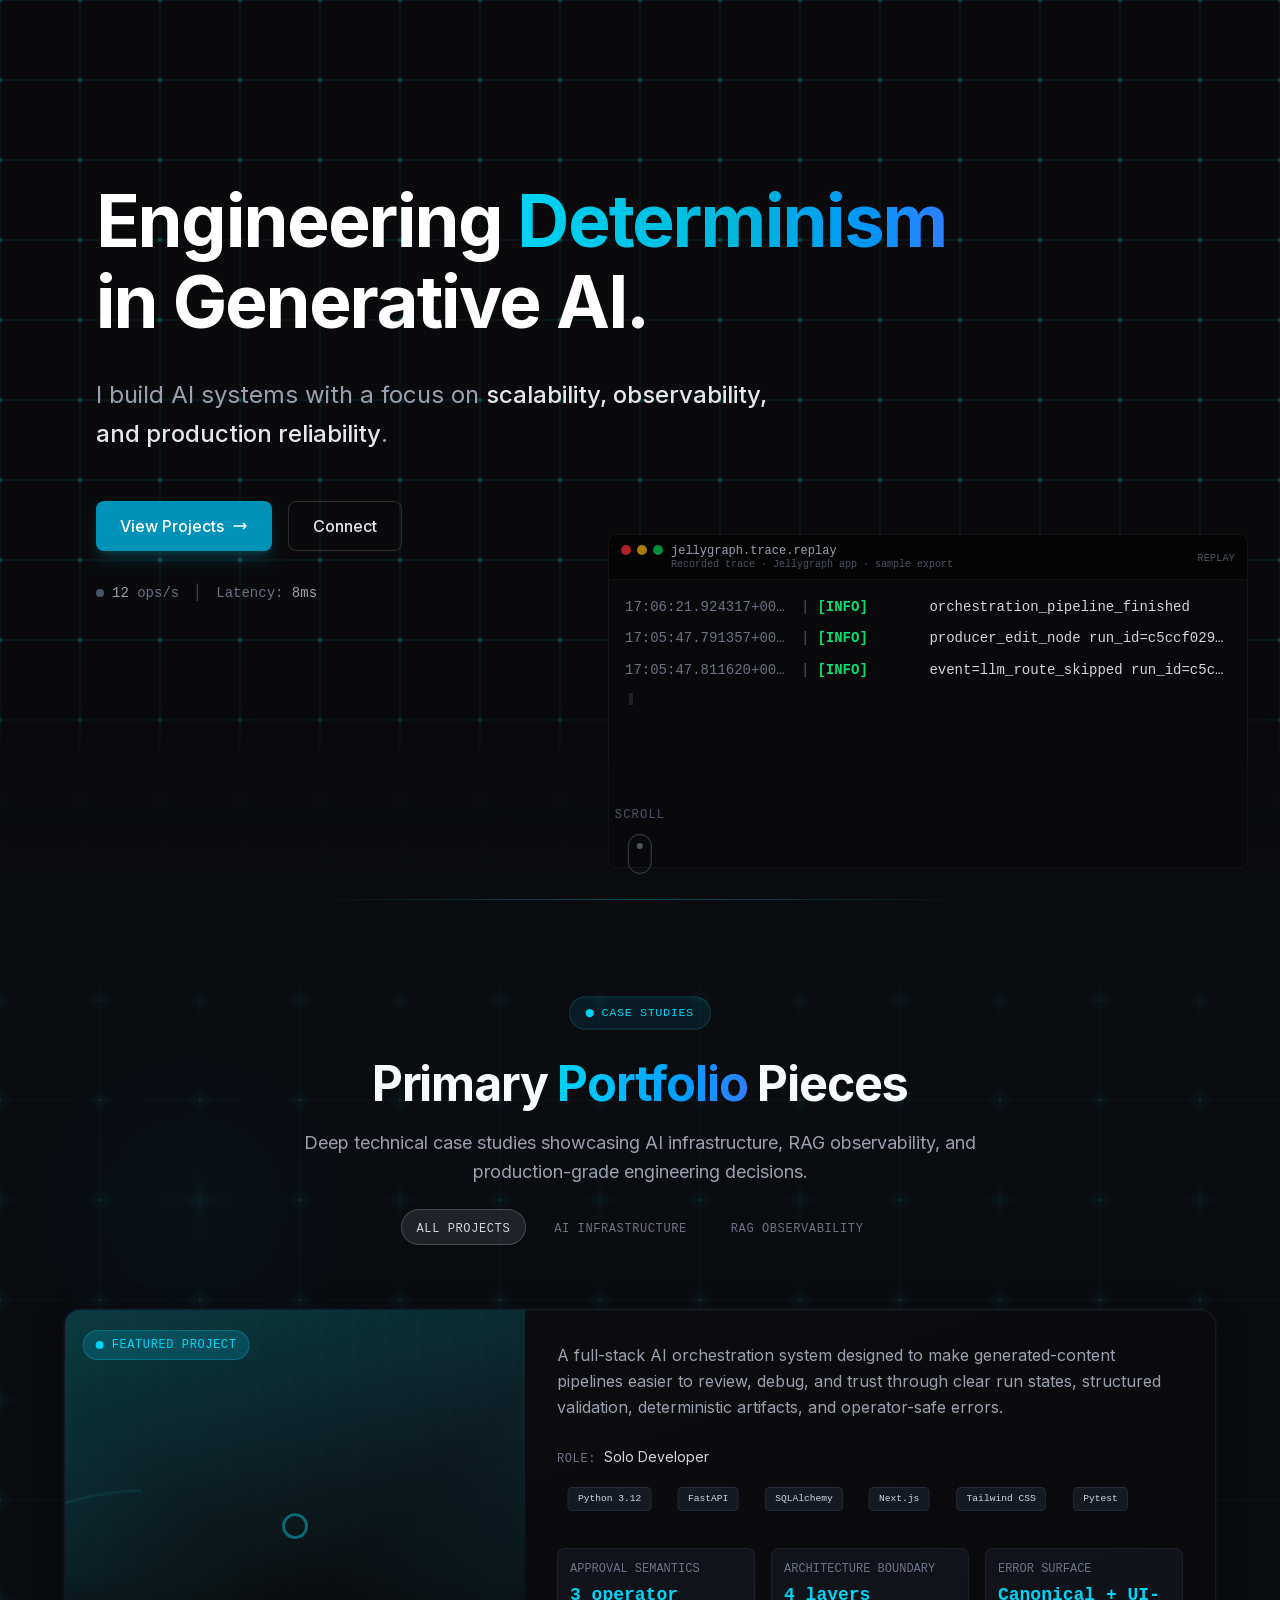
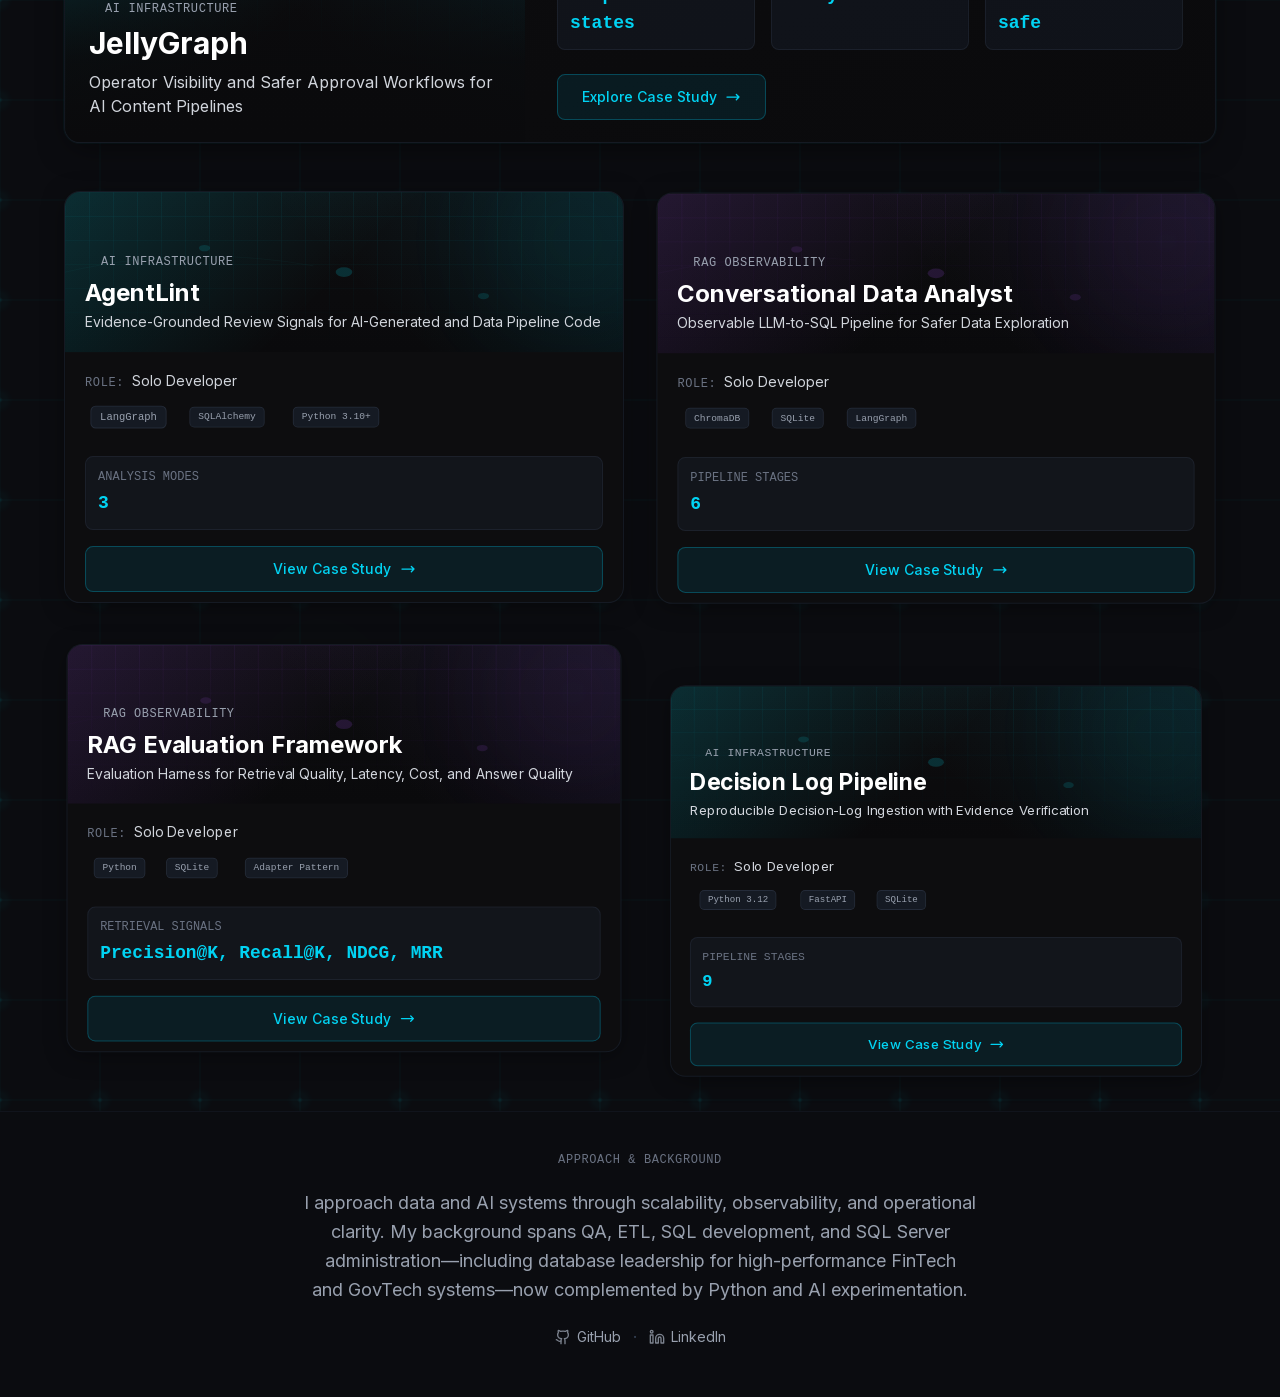
<file: index.html>
<!DOCTYPE html><html lang="en"><head><meta charSet="utf-8"/><meta name="viewport" content="width=device-width, initial-scale=1"/><link rel="preload" href="/_next/static/media/83afe278b6a6bb3c-s.p.0q-301v4kxxnr.woff2" as="font" crossorigin="" type="font/woff2"/><link rel="stylesheet" href="/_next/static/chunks/0mgv_oaj6oim..css" data-precedence="next"/><link rel="preload" as="script" fetchPriority="low" href="/_next/static/chunks/0ht900cau6_ur.js"/><script src="/_next/static/chunks/00l-yd3t8dvwz.js" async=""></script><script src="/_next/static/chunks/16g.ca89g7fib.js" async=""></script><script src="/_next/static/chunks/turbopack-14evrwsj28xbr.js" async=""></script><script src="/_next/static/chunks/0dbhjjzl8qfwv.js" async=""></script><script src="/_next/static/chunks/11e1kdipt-r1g.js" async=""></script><meta name="next-size-adjust" content=""/><title>AI Infrastructure &amp; RAG Observability Portfolio</title><meta name="description" content="Top 1% technical portfolio showcasing AI infrastructure, RAG observability, and visual narrative engineering"/><meta name="author" content="Your Name"/><meta name="keywords" content="AI Infrastructure,RAG Observability,LLM Engineering,Machine Learning,Data Engineering,Full Stack Development,Portfolio"/><meta name="creator" content="Your Name"/><meta name="robots" content="index, follow"/><meta name="googlebot" content="index, follow, max-video-preview:-1, max-image-preview:large, max-snippet:-1"/><meta property="og:title" content="AI Infrastructure &amp; RAG Observability Portfolio"/><meta property="og:description" content="Top 1% technical portfolio showcasing AI infrastructure, RAG observability, and visual narrative engineering"/><meta property="og:url" content="https://yourusername.github.io/"/><meta property="og:site_name" content="AI Infrastructure &amp; RAG Observability Portfolio"/><meta property="og:locale" content="en_US"/><meta property="og:image" content="https://yourusername.github.io/og-image.png"/><meta property="og:image:width" content="1200"/><meta property="og:image:height" content="630"/><meta property="og:image:alt" content="AI Infrastructure &amp; RAG Observability Portfolio"/><meta property="og:type" content="website"/><meta name="twitter:card" content="summary_large_image"/><meta name="twitter:creator" content="@yourusername"/><meta name="twitter:title" content="AI Infrastructure &amp; RAG Observability Portfolio"/><meta name="twitter:description" content="Top 1% technical portfolio showcasing AI infrastructure, RAG observability, and visual narrative engineering"/><meta name="twitter:image" content="https://yourusername.github.io/og-image.png"/><script src="/_next/static/chunks/03~yq9q893hmn.js" noModule=""></script></head><body class="inter_5972bc34-module__OU16Qa__className min-h-dvh overflow-x-clip antialiased"><div hidden=""><!--$--><!--/$--></div><main class="overflow-x-clip bg-[#0b0c10] min-h-screen"><section class="relative flex h-[100dvh] min-h-[100svh] w-full max-w-full flex-col overflow-x-hidden overflow-y-hidden bg-obsidian-base"><div class="absolute inset-0 min-h-0 min-w-0"><canvas class="absolute inset-0 h-full w-full" style="background:#0A0A0C"></canvas></div><div class="absolute bottom-0 left-0 right-0 h-64 pointer-events-none" style="background:linear-gradient(to bottom, transparent 0%, #0A0A0C 100%)"></div><div class="relative z-10 flex h-full min-h-0 flex-1 flex-col"><div class=" flex min-h-0 flex-1 flex-col justify-center px-4 py-[max(0.75rem,env(safe-area-inset-top))] pb-28 max-[680px]:pb-24 sm:px-8 sm:pb-32 md:px-16 lg:px-24 [@media(max-height:700px)]:justify-start [@media(max-height:700px)]:pt-4 [@media(max-height:700px)]:pb-24 "><div class="max-w-4xl"><h1 class="text-balance text-3xl font-bold leading-[1.12] tracking-tight text-white sm:text-4xl md:text-5xl lg:text-6xl xl:text-7xl [@media(max-height:640px)]:text-[1.65rem] [@media(max-height:640px)]:sm:text-3xl" style="font-family:Inter, system-ui, sans-serif;opacity:0;transform:translateY(50px) scale(0.95)">Engineering<!-- --> <span class="text-transparent bg-clip-text bg-gradient-to-r from-cyan-400 via-cyan-500 to-blue-500">Determinism</span><br/>in Generative AI.</h1><p class="mt-3 max-w-2xl text-base leading-relaxed text-gray-300 sm:mt-6 sm:text-lg sm:text-gray-400 md:mt-8 md:text-xl lg:text-2xl [@media(max-height:640px)]:mt-3 [@media(max-height:640px)]:sm:text-base [@media(max-height:640px)]:md:text-lg" style="font-family:Inter, system-ui, sans-serif;opacity:0;transform:translateY(30px)">I build AI systems with a focus on<!-- --> <span class="font-medium text-gray-100 sm:text-gray-200">scalability, observability, and production reliability</span>.</p><div class="mt-5 flex w-full max-w-md flex-col gap-3 sm:mt-8 sm:max-w-none sm:flex-row sm:flex-wrap md:mt-12 sm:gap-4" style="opacity:0;transform:translateY(20px)"><button type="button" class=" inline-flex min-h-[44px] w-full items-center justify-center gap-2 rounded-lg bg-cyan-600 px-5 py-2.5 font-medium text-white shadow-lg shadow-cyan-500/20 transition-all duration-200 hover:bg-cyan-500 hover:shadow-cyan-500/30 sm:w-auto sm:px-6 sm:py-3 active:bg-cyan-600 "><span>View Projects</span><svg class="h-4 w-4 shrink-0" fill="none" stroke="currentColor" viewBox="0 0 24 24"><path stroke-linecap="round" stroke-linejoin="round" stroke-width="2" d="M17 8l4 4m0 0l-4 4m4-4H3"></path></svg></button><a href="https://linkedin.com/in/tsteele3204" target="_blank" rel="noopener noreferrer" class="inline-flex min-h-[44px] w-full items-center justify-center px-5 sm:w-auto sm:px-6 py-2.5 sm:py-3 bg-white/[0.03] sm:bg-transparent border border-white/15 hover:border-cyan-500/50 text-gray-200 hover:text-white font-medium rounded-lg transition-all duration-200 active:border-cyan-500/40">Connect</a></div><div class="mt-5 flex flex-wrap items-center gap-3 text-xs text-gray-400 sm:mt-8 sm:gap-4 sm:text-sm sm:text-gray-500 [@media(max-height:560px)]:hidden" style="opacity:0"><div class="flex items-center gap-2"><div class="h-2 w-2 rounded-full transition-colors duration-300 bg-gray-500 sm:bg-gray-600"></div><span class="font-mono"><span class="text-gray-300 sm:text-gray-400">12</span> <!-- -->ops/s</span></div><span class="hidden text-gray-700 sm:inline">|</span><span class="hidden font-mono sm:inline">Latency:<!-- --> <span class="text-gray-300 sm:text-gray-400">8<!-- -->ms</span></span></div><div class="mt-4 [@media(min-width:768px)]:hidden [@media(max-height:560px)]:hidden"><div class="pointer-events-none z-[12] md:hidden" aria-hidden="true" title="Recorded sample from a portfolio app export. Looped replay, not live telemetry."><div class="rounded-lg border border-obsidian-accent/48 bg-obsidian-darker/95 px-2.5 py-2 sm:px-3 sm:py-2.5" style="box-shadow:0 0 0 1px rgba(0, 232, 255, 0.1) inset"><div class="mb-2 space-y-0.5 border-b border-white/[0.06] pb-2 sm:mb-2.5 sm:pb-2"><p class="font-mono text-[9px] uppercase tracking-widest text-gray-500 sm:text-[10px]">Sample replay</p><p class="font-mono text-[10px] leading-tight text-gray-500 sm:text-[11px]">Recorded trace · Jellygraph · export</p></div><div class="min-w-0" style="opacity:1;transform:none"><div class="flex flex-wrap items-center gap-2 gap-y-1.5"><span class="inline-flex shrink-0 items-center rounded px-1.5 py-0.5 font-mono text-[10px] font-semibold uppercase tracking-wide ring-1 ring-inset ring-white/10 sm:text-[11px] text-green-400">INFO</span><span class="font-mono text-[10px] tabular-nums text-gray-500 sm:text-[11px]">17:06:21</span></div><p class="mt-2 line-clamp-3 break-words font-mono text-[11px] leading-snug text-gray-300 sm:mt-2.5 sm:line-clamp-4 sm:text-xs" title="INFO: orchestration_pipeline_finished">orchestration_pipeline_finished</p></div></div></div></div></div></div></div><div class="hidden md:block"><div class="absolute bottom-8 z-[15] left-4 right-4 max-w-[min(640px,calc(100%-2rem))] sm:left-8 sm:right-8 sm:max-w-[min(580px,calc(100%-4rem))] md:right-8 md:left-auto md:ml-auto md:max-w-[min(640px,calc(100%-4rem))]"><div class="flex items-start gap-2 border border-obsidian-accent/35 bg-obsidian-darker/95 px-3 py-2 rounded-t-lg" title="Recorded trace replay: pointer movement shortens or lengthens the step interval. Not live telemetry."><div class="flex gap-1.5 pt-0.5"><div class="h-2.5 w-2.5 rounded-full bg-red-500/70"></div><div class="h-2.5 w-2.5 rounded-full bg-yellow-500/70"></div><div class="h-2.5 w-2.5 rounded-full bg-green-500/70"></div></div><div class="min-w-0 flex-1"><div class="truncate font-mono text-xs text-gray-400">jellygraph.trace.replay</div><div class="font-mono text-[10px] leading-tight text-gray-600">Recorded trace · Jellygraph app · sample export</div></div><div class="ml-auto shrink-0"><span class="font-mono text-[10px] uppercase tracking-wide text-gray-600">Replay</span></div></div><div class="h-72 overflow-y-auto overscroll-contain border border-t-0 border-obsidian-accent/35 bg-obsidian-base/98 px-4 py-3 rounded-b-lg"><div class="flex min-w-0 items-center gap-x-2 whitespace-nowrap py-1.5 font-mono text-sm leading-snug"><span class="w-[10.5rem] shrink-0 tabular-nums text-gray-500 truncate" title="17:06:21.924317+00:00">17:06:21.924317+00:00</span><span class="shrink-0 text-gray-600" aria-hidden="true">|</span><span class="w-[6.5rem] shrink-0 font-semibold text-green-400">[<!-- -->INFO<!-- -->]</span><span class="min-w-0 flex-1 truncate text-gray-300" title="orchestration_pipeline_finished">orchestration_pipeline_finished</span></div><span aria-hidden="true" class="ml-1 inline-block h-3 w-1 translate-y-px bg-slate-500/45" style="opacity:0.5"></span></div></div></div><div class="pointer-events-none absolute bottom-[max(1.25rem,env(safe-area-inset-bottom))] left-1/2 z-20 flex -translate-x-1/2 flex-col items-center gap-2 [@media(max-height:520px)]:hidden" style="opacity:0;transform:translateY(-10px)"><span class="text-xs font-mono tracking-widest text-gray-500 sm:text-gray-600 uppercase">Scroll</span><div class="flex h-8 w-5 justify-center rounded-full border border-gray-600 pt-1.5 sm:h-10 sm:w-6 sm:border-gray-700 sm:pt-2"><div class="h-1 w-1 rounded-full bg-gray-500 sm:h-1.5 sm:w-1.5 sm:bg-gray-600"></div></div></div></section><div class="relative h-28 -mt-28 pointer-events-none overflow-x-clip md:h-48 md:-mt-48"><div class="absolute inset-0" style="background:linear-gradient(180deg, 
              transparent 0%, 
              rgba(11, 12, 16, 0.3) 20%,
              rgba(11, 12, 16, 0.7) 50%,
              rgba(11, 12, 16, 0.95) 80%,
              #0b0c10 100%
            )"></div><svg class="absolute inset-0 w-full h-full" preserveAspectRatio="none" viewBox="0 0 100 100"><line x1="50" y1="0" x2="50" y2="100" stroke="rgba(0, 232, 255, 0.3)" stroke-width="0.2" opacity="0" pathLength="1" stroke-dashoffset="0px" stroke-dasharray="0px 1px" style="opacity:0"></line><line x1="25" y1="0" x2="35" y2="100" stroke="rgba(0, 232, 255, 0.2)" stroke-width="0.15" opacity="0" pathLength="1" stroke-dashoffset="0px" stroke-dasharray="0px 1px" style="opacity:0"></line><line x1="15" y1="0" x2="20" y2="100" stroke="rgba(0, 232, 255, 0.15)" stroke-width="0.1" opacity="0" pathLength="1" stroke-dashoffset="0px" stroke-dasharray="0px 1px" style="opacity:0"></line><line x1="75" y1="0" x2="65" y2="100" stroke="rgba(0, 232, 255, 0.2)" stroke-width="0.15" opacity="0" pathLength="1" stroke-dashoffset="0px" stroke-dasharray="0px 1px" style="opacity:0"></line><line x1="85" y1="0" x2="80" y2="100" stroke="rgba(0, 232, 255, 0.15)" stroke-width="0.1" opacity="0" pathLength="1" stroke-dashoffset="0px" stroke-dasharray="0px 1px" style="opacity:0"></line></svg><div class="absolute inset-0"><div class="absolute w-1 h-1 rounded-full bg-cyan-400" style="left:20%;opacity:0"></div><div class="absolute w-1 h-1 rounded-full bg-cyan-400" style="left:35%;opacity:0"></div><div class="absolute w-1 h-1 rounded-full bg-cyan-400" style="left:50%;opacity:0"></div><div class="absolute w-1 h-1 rounded-full bg-cyan-400" style="left:65%;opacity:0"></div><div class="absolute w-1 h-1 rounded-full bg-cyan-400" style="left:80%;opacity:0"></div></div><div class="absolute bottom-0 left-0 right-0 h-px" style="background:linear-gradient(90deg, transparent 0%, rgba(0, 232, 255, 0.3) 50%, transparent 100%);opacity:0;transform:scaleX(0)"></div></div><section id="projects" class="relative z-10"><div class="absolute inset-0 overflow-hidden"><canvas class="absolute inset-0 w-full h-full pointer-events-none" style="opacity:0.6"></canvas><div class="absolute inset-0 overflow-hidden pointer-events-none "><div class="absolute w-64 h-64 rounded-full blur-3xl opacity-20" style="background:radial-gradient(circle, rgba(0, 232, 255, 0.3) 0%, transparent 70%);top:10%;left:5%"></div><div class="absolute w-48 h-48 rounded-full blur-3xl opacity-15" style="background:radial-gradient(circle, rgba(168, 85, 247, 0.3) 0%, transparent 70%);top:60%;right:10%"></div><div class="absolute w-32 h-32 rounded-full blur-2xl opacity-10" style="background:radial-gradient(circle, rgba(34, 197, 94, 0.4) 0%, transparent 70%);bottom:20%;left:20%"></div><div class="absolute w-4 h-4 border border-cyan-500/20 rotate-45" style="top:25%;left:15%"></div><div class="absolute w-3 h-3 border border-purple-500/20 rotate-45" style="top:45%;right:20%"></div><div class="absolute w-2 h-2 bg-cyan-500/30 rounded-full" style="top:70%;left:30%"></div><div class="absolute w-2 h-2 bg-purple-500/20 rounded-full" style="top:30%;right:35%"></div><svg class="absolute inset-0 w-full h-full opacity-10"><line x1="10%" y1="20%" x2="25%" y2="35%" stroke="rgba(0, 232, 255, 0.3)" stroke-width="1"></line><line x1="75%" y1="40%" x2="90%" y2="25%" stroke="rgba(168, 85, 247, 0.3)" stroke-width="1"></line><line x1="30%" y1="70%" x2="45%" y2="85%" stroke="rgba(0, 232, 255, 0.2)" stroke-width="1"></line></svg></div><div class="absolute top-0 left-0 right-0 h-32" style="background:linear-gradient(180deg, #0b0c10 0%, transparent 100%)"></div></div><div class="relative px-6 pb-12 pt-16 sm:px-8 sm:pb-16 sm:pt-20 md:px-12 md:pb-16 md:pt-24 lg:px-16"><header class="max-w-6xl mx-auto mb-10 text-center md:mb-16" style="opacity:0;transform:translateY(30px)"><div class="inline-flex items-center gap-2 px-4 py-2 rounded-full bg-cyan-500/10 border border-cyan-500/20 mb-6" style="opacity:0;transform:scale(0.9)"><span class="w-2 h-2 rounded-full bg-cyan-400"></span><span class="text-xs font-mono text-cyan-400 uppercase tracking-wider">Case Studies</span></div><h2 class="text-3xl sm:text-4xl md:text-5xl font-bold mb-4 tracking-tight" style="opacity:0;transform:translateY(20px)"><span class="text-gray-50">Primary </span><span class="text-transparent bg-clip-text bg-gradient-to-r from-cyan-400 to-blue-500">Portfolio</span><span class="text-gray-50"> Pieces</span></h2><p class="text-base text-gray-400 max-w-2xl mx-auto leading-relaxed mb-8 px-1 sm:text-lg sm:px-0" style="opacity:0;transform:translateY(20px)">Deep technical case studies showcasing AI infrastructure, RAG observability, and production-grade engineering decisions.</p><div class="flex flex-wrap justify-center gap-2 sm:gap-3" style="opacity:0;transform:translateY(20px)"><button class="
              relative min-h-[44px] px-4 py-2 rounded-full text-sm font-medium sm:min-h-0
              transition-colors duration-300
              text-gray-300
            " tabindex="0"><div class="absolute inset-0 rounded-full border" style="background-color:rgba(156, 163, 175, 0.15);border-color:rgba(156, 163, 175, 0.3)"></div><span class="relative z-10 font-mono text-xs uppercase tracking-wider">All Projects</span></button><button class="
              relative min-h-[44px] px-4 py-2 rounded-full text-sm font-medium sm:min-h-0
              transition-colors duration-300
              text-gray-500 hover:text-gray-300
            " tabindex="0"><div class="absolute inset-0 rounded-full bg-gray-800/0 hover:bg-gray-800/50 transition-colors duration-300"></div><span class="relative z-10 font-mono text-xs uppercase tracking-wider">AI Infrastructure</span></button><button class="
              relative min-h-[44px] px-4 py-2 rounded-full text-sm font-medium sm:min-h-0
              transition-colors duration-300
              text-gray-500 hover:text-gray-300
            " tabindex="0"><div class="absolute inset-0 rounded-full bg-gray-800/0 hover:bg-gray-800/50 transition-colors duration-300"></div><span class="relative z-10 font-mono text-xs uppercase tracking-wider">RAG Observability</span></button></div></header><div class="mx-auto mb-12 max-w-6xl" style="opacity:0;transform:translateY(20px)"><article class="group relative cursor-pointer col-span-1 md:col-span-2 lg:col-span-3 rounded-2xl" role="button" tabindex="0" aria-label="View featured case study for JellyGraph" style="background:transparent;opacity:0;transform:translateY(40px) scale(0.95)"><div class=" relative overflow-hidden rounded-2xl bg-gradient-to-br from-[#0d0d0f] to-[#0a0a0c] border border-gray-800/50 hover:border-cyan-500/40 transition-all duration-500 " style="box-shadow:0 8px 32px -8px rgba(0, 0, 0, 0.6),
            0 0 0 1px rgba(0, 232, 255, 0.05),
            inset 0 1px 0 0 rgba(255, 255, 255, 0.03)"><div class="absolute pointer-events-none opacity-0 group-hover:opacity-100 transition-opacity duration-500" style="left:-150px;top:-150px;width:300px;height:300px;background:radial-gradient(circle, rgba(0, 232, 255, 0.15) 0%, transparent 70%);filter:blur(40px)"></div><div class="flex flex-col lg:flex-row"><div class="relative h-56 overflow-hidden lg:h-auto lg:min-h-[320px] lg:w-2/5" style="background:linear-gradient(135deg, rgba(0, 232, 255, 0.2) 0%, transparent 60%),
                linear-gradient(225deg, rgba(0, 180, 216, 0.15) 0%, transparent 60%),
                linear-gradient(180deg, #0d0d0f 0%, #0A0A0C 100%)"><svg class="absolute inset-0 w-full h-full" viewBox="0 0 400 300" preserveAspectRatio="xMidYMid slice"><path d="M0,150 Q100,100 200,150 T400,150" stroke="rgba(0, 232, 255, 0.5)" stroke-width="2" fill="none" opacity="0" pathLength="1" stroke-dashoffset="0px" stroke-dasharray="0px 1px"></path><path d="M0,200 Q150,150 250,200 T400,180" stroke="rgba(0, 232, 255, 0.5)" stroke-width="1" fill="none" opacity="0" pathLength="1" stroke-dashoffset="0px" stroke-dasharray="0px 1px"></path><path d="M0,100 Q80,80 160,100 T320,90" stroke="rgba(0, 232, 255, 0.5)" stroke-width="1" fill="none" opacity="0" pathLength="1" stroke-dashoffset="0px" stroke-dasharray="0px 1px"></path><circle cx="100" cy="125" r="4" fill="rgba(0, 232, 255, 0.5)" opacity="0"></circle><circle cx="200" cy="150" r="4" fill="rgba(0, 232, 255, 0.5)" opacity="0"></circle><circle cx="300" cy="140" r="4" fill="rgba(0, 232, 255, 0.5)" opacity="0"></circle><circle cx="150" cy="185" r="4" fill="rgba(0, 232, 255, 0.5)" opacity="0"></circle><circle cx="250" cy="195" r="4" fill="rgba(0, 232, 255, 0.5)" opacity="0"></circle><circle cx="200" cy="150" r="8" fill="none" stroke="rgba(0, 232, 255, 0.5)" stroke-width="2" opacity="0"></circle></svg><div class="absolute inset-0 opacity-20" style="background-image:linear-gradient(rgba(0, 232, 255, 0.5) 1px, transparent 1px),
                  linear-gradient(90deg, rgba(0, 232, 255, 0.5) 1px, transparent 1px);background-size:32px 32px;mask-image:linear-gradient(180deg, rgba(0,0,0,0.4) 0%, transparent 100%);-webkit-mask-image:linear-gradient(180deg, rgba(0,0,0,0.4) 0%, transparent 100%)"></div><div class="absolute top-5 left-5 right-5 flex max-w-[calc(100%-2.5rem)] flex-wrap items-center gap-2 px-3 py-1.5 rounded-full bg-cyan-500/20 border border-cyan-500/30 sm:right-auto" style="opacity:0;transform:translateX(-20px)"><span class="w-2 h-2 rounded-full bg-cyan-400 animate-pulse"></span><span class="text-xs font-mono text-cyan-400 uppercase tracking-wider">Featured Project</span></div><div class="absolute bottom-0 left-0 right-0 p-6 bg-gradient-to-t from-[#0a0a0c] via-[#0a0a0c]/80 to-transparent"><div class="flex items-center gap-2 mb-2"><span class="
                    w-2 h-2 rounded-full
                    
                    
                    
                    
                  "></span><span class="text-xs font-mono text-gray-400 uppercase tracking-wider">ai infrastructure</span></div><h3 class="text-2xl md:text-3xl font-bold text-white leading-tight break-words">JellyGraph</h3><p class="text-base text-gray-300 mt-2">Operator Visibility and Safer Approval Workflows for AI Content Pipelines</p></div></div><div class="flex flex-col p-6 lg:min-h-0 lg:flex-1 lg:p-8"><p class="text-gray-400 leading-relaxed mb-6 line-clamp-3">A full-stack AI orchestration system designed to make generated-content pipelines easier to review, debug, and trust through clear run states, structured validation, deterministic artifacts, and operator-safe errors.</p><div class="mb-4"><span class="text-xs font-mono text-gray-500 uppercase tracking-wider">Role:<!-- --> </span><span class="text-sm text-gray-300">Solo Developer</span></div><div class="flex flex-wrap gap-2 mb-6"><span class=" px-3 py-1.5 text-xs font-mono bg-gray-800/50 text-gray-300 border border-gray-700/50 rounded-md hover:border-cyan-500/30 transition-colors " style="opacity:0;transform:scale(0.8)">Python 3.12</span><span class=" px-3 py-1.5 text-xs font-mono bg-gray-800/50 text-gray-300 border border-gray-700/50 rounded-md hover:border-cyan-500/30 transition-colors " style="opacity:0;transform:scale(0.8)">FastAPI</span><span class=" px-3 py-1.5 text-xs font-mono bg-gray-800/50 text-gray-300 border border-gray-700/50 rounded-md hover:border-cyan-500/30 transition-colors " style="opacity:0;transform:scale(0.8)">SQLAlchemy</span><span class=" px-3 py-1.5 text-xs font-mono bg-gray-800/50 text-gray-300 border border-gray-700/50 rounded-md hover:border-cyan-500/30 transition-colors " style="opacity:0;transform:scale(0.8)">Next.js</span><span class=" px-3 py-1.5 text-xs font-mono bg-gray-800/50 text-gray-300 border border-gray-700/50 rounded-md hover:border-cyan-500/30 transition-colors " style="opacity:0;transform:scale(0.8)">Tailwind CSS</span><span class=" px-3 py-1.5 text-xs font-mono bg-gray-800/50 text-gray-300 border border-gray-700/50 rounded-md hover:border-cyan-500/30 transition-colors " style="opacity:0;transform:scale(0.8)">Pytest</span></div><div class="grid grid-cols-2 md:grid-cols-3 gap-4 mb-6"><div class="p-3 rounded-lg bg-gray-800/30 border border-gray-700/30" style="opacity:0;transform:translateY(10px)"><p class="text-xs font-mono text-gray-500 uppercase mb-1">Approval Semantics</p><p class="text-lg font-bold text-cyan-400 font-mono">3 operator states</p></div><div class="p-3 rounded-lg bg-gray-800/30 border border-gray-700/30" style="opacity:0;transform:translateY(10px)"><p class="text-xs font-mono text-gray-500 uppercase mb-1">Architecture Boundary</p><p class="text-lg font-bold text-cyan-400 font-mono">4 layers</p></div><div class="p-3 rounded-lg bg-gray-800/30 border border-gray-700/30" style="opacity:0;transform:translateY(10px)"><p class="text-xs font-mono text-gray-500 uppercase mb-1">Error Surface</p><p class="text-lg font-bold text-cyan-400 font-mono">Canonical + UI-safe</p></div></div><button class=" mt-auto w-full sm:w-auto self-start py-3 px-6 bg-cyan-500/10 hover:bg-cyan-500/20 border border-cyan-500/30 hover:border-cyan-500/50 text-cyan-400 text-sm font-medium rounded-lg transition-all duration-200 flex items-center justify-center gap-2 group-hover:shadow-lg group-hover:shadow-cyan-500/10 " style="opacity:0;transform:translateY(10px)"><span>Explore Case Study</span><svg class="w-4 h-4 transition-transform duration-200 group-hover:translate-x-1" fill="none" stroke="currentColor" viewBox="0 0 24 24"><path stroke-linecap="round" stroke-linejoin="round" stroke-width="2" d="M17 8l4 4m0 0l-4 4m4-4H3"></path></svg></button></div></div><div class=" absolute inset-0 opacity-0 group-hover:opacity-100 transition-opacity duration-500 pointer-events-none rounded-2xl " style="box-shadow:inset 0 0 80px -20px rgba(0, 232, 255, 0.2),
              0 0 40px -10px rgba(0, 232, 255, 0.15)"></div></div></article></div><div class="max-w-6xl mx-auto grid grid-cols-1 md:grid-cols-2 gap-6 md:gap-8" style="opacity:0"><article class="group relative cursor-pointer h-full rounded-2xl" role="button" tabindex="0" aria-label="View case study for AgentLint" style="perspective:1000px;background:transparent;opacity:0;transform:translateY(40px) scale(0.95)"><div class=" relative h-full flex flex-col overflow-hidden rounded-2xl bg-[#0d0d0f] border border-gray-800/50 transition-colors duration-300 " style="transform-style:preserve-3d;box-shadow:0 4px 24px -4px rgba(0, 0, 0, 0.5),
                inset 0 1px 0 0 rgba(255, 255, 255, 0.03)"><div class="absolute inset-0 pointer-events-none opacity-0 group-hover:opacity-100 transition-opacity duration-300" style="background:radial-gradient(circle at 0% 0%, rgba(0, 232, 255, 0.12) 0%, transparent 50%)"></div><div class="relative h-40 overflow-hidden" style="background:linear-gradient(135deg, rgba(0, 232, 255, 0.15) 0%, transparent 50%),
              linear-gradient(225deg, rgba(0, 180, 216, 0.1) 0%, transparent 50%),
              linear-gradient(180deg, #0d0d0f 0%, #0A0A0C 100%)"><div class="absolute inset-0 opacity-30 group-hover:opacity-50 transition-opacity duration-500" style="background-image:linear-gradient(rgba(0, 232, 255, 0.4) 1px, transparent 1px),
                linear-gradient(90deg, rgba(0, 232, 255, 0.4) 1px, transparent 1px);background-size:24px 24px;mask-image:linear-gradient(180deg, rgba(0,0,0,0.5) 0%, transparent 100%);-webkit-mask-image:linear-gradient(180deg, rgba(0,0,0,0.5) 0%, transparent 100%)"></div><div class="absolute -top-12 -right-12 w-48 h-48 rounded-full blur-3xl" style="background:radial-gradient(circle, rgba(0, 232, 255, 0.4) 0%, transparent 70%)"></div><svg class="absolute inset-0 w-full h-full" viewBox="0 0 200 100" preserveAspectRatio="none"><path d="M0,50 Q50,30 100,50 T200,50" stroke="rgba(0, 232, 255, 0.4)" stroke-width="0.5" fill="none" opacity="0" pathLength="1" stroke-dashoffset="0px" stroke-dasharray="0px 1px"></path><path d="M0,70 Q60,50 120,70 T200,70" stroke="rgba(0, 232, 255, 0.4)" stroke-width="0.3" fill="none" opacity="0" pathLength="1" stroke-dashoffset="0px" stroke-dasharray="0px 1px"></path><circle cx="100" cy="50" r="3" fill="rgba(0, 232, 255, 0.4)"></circle><circle cx="50" cy="35" r="2" fill="rgba(0, 232, 255, 0.4)"></circle><circle cx="150" cy="65" r="2" fill="rgba(0, 232, 255, 0.4)"></circle></svg><div class="absolute inset-0 flex flex-col justify-end p-5"><div class="flex items-center gap-2 mb-2"><span class="
                  w-2 h-2 rounded-full
                  
                  
                  
                  
                "></span><span class="text-xs font-mono text-gray-400 uppercase tracking-wider">ai infrastructure</span></div><h3 class="text-xl md:text-2xl font-bold text-white leading-tight break-words">AgentLint</h3><p class="text-sm text-gray-300 mt-1">Evidence-Grounded Review Signals for AI-Generated and Data Pipeline Code</p></div></div><div class="flex-1 flex flex-col p-5 pt-4"><div class="mb-3"><span class="text-xs font-mono text-gray-500 uppercase tracking-wider">Role:<!-- --> </span><span class="text-sm text-gray-300">Solo Developer</span></div><div class="flex flex-wrap gap-2 mb-4"><span class=" px-2.5 py-1 text-xs font-mono bg-gray-800/50 text-gray-400 border border-gray-700/50 rounded-md group-hover:border-gray-600/50 group-hover:text-gray-300 transition-colors duration-300 " style="opacity:0;transform:scale(0.8)">LangGraph</span><span class=" px-2.5 py-1 text-xs font-mono bg-gray-800/50 text-gray-400 border border-gray-700/50 rounded-md group-hover:border-gray-600/50 group-hover:text-gray-300 transition-colors duration-300 " style="opacity:0;transform:scale(0.8)">SQLAlchemy</span><span class=" px-2.5 py-1 text-xs font-mono bg-gray-800/50 text-gray-400 border border-gray-700/50 rounded-md group-hover:border-gray-600/50 group-hover:text-gray-300 transition-colors duration-300 " style="opacity:0;transform:scale(0.8)">Python 3.10+</span></div><div class="mb-4 p-3 rounded-lg bg-gray-800/30 border border-gray-700/30 group-hover:border-cyan-500/20 transition-colors duration-300" style="opacity:0;transform:translateY(10px)"><p class="text-xs font-mono text-gray-500 uppercase mb-1">Analysis Modes</p><p class="text-lg font-bold text-cyan-400 font-mono">3</p></div><div class="flex-1"></div><button class=" w-full mt-auto py-3 px-4 bg-cyan-500/10 hover:bg-cyan-500/20 border border-cyan-500/30 hover:border-cyan-500/50 text-cyan-400 text-sm font-medium rounded-lg transition-all duration-200 flex items-center justify-center gap-2 group-hover:shadow-lg group-hover:shadow-cyan-500/10 " style="opacity:0;transform:translateY(10px)"><span>View Case Study</span><svg class="w-4 h-4" fill="none" stroke="currentColor" viewBox="0 0 24 24"><path stroke-linecap="round" stroke-linejoin="round" stroke-width="2" d="M17 8l4 4m0 0l-4 4m4-4H3"></path></svg></button></div><div class="absolute inset-0 pointer-events-none rounded-2xl"></div></div></article><article class="group relative cursor-pointer h-full rounded-2xl" role="button" tabindex="0" aria-label="View case study for Conversational Data Analyst" style="perspective:1000px;background:transparent;opacity:0;transform:translateY(40px) scale(0.95)"><div class=" relative h-full flex flex-col overflow-hidden rounded-2xl bg-[#0d0d0f] border border-gray-800/50 transition-colors duration-300 " style="transform-style:preserve-3d;box-shadow:0 4px 24px -4px rgba(0, 0, 0, 0.5),
                inset 0 1px 0 0 rgba(255, 255, 255, 0.03)"><div class="absolute inset-0 pointer-events-none opacity-0 group-hover:opacity-100 transition-opacity duration-300" style="background:radial-gradient(circle at 0% 0%, rgba(168, 85, 247, 0.12) 0%, transparent 50%)"></div><div class="relative h-40 overflow-hidden" style="background:linear-gradient(135deg, rgba(168, 85, 247, 0.15) 0%, transparent 50%),
              linear-gradient(225deg, rgba(139, 92, 246, 0.1) 0%, transparent 50%),
              linear-gradient(180deg, #0d0d0f 0%, #0A0A0C 100%)"><div class="absolute inset-0 opacity-30 group-hover:opacity-50 transition-opacity duration-500" style="background-image:linear-gradient(rgba(168, 85, 247, 0.4) 1px, transparent 1px),
                linear-gradient(90deg, rgba(168, 85, 247, 0.4) 1px, transparent 1px);background-size:24px 24px;mask-image:linear-gradient(180deg, rgba(0,0,0,0.5) 0%, transparent 100%);-webkit-mask-image:linear-gradient(180deg, rgba(0,0,0,0.5) 0%, transparent 100%)"></div><div class="absolute -top-12 -right-12 w-48 h-48 rounded-full blur-3xl" style="background:radial-gradient(circle, rgba(168, 85, 247, 0.4) 0%, transparent 70%)"></div><svg class="absolute inset-0 w-full h-full" viewBox="0 0 200 100" preserveAspectRatio="none"><path d="M0,50 Q50,30 100,50 T200,50" stroke="rgba(168, 85, 247, 0.4)" stroke-width="0.5" fill="none" opacity="0" pathLength="1" stroke-dashoffset="0px" stroke-dasharray="0px 1px"></path><path d="M0,70 Q60,50 120,70 T200,70" stroke="rgba(168, 85, 247, 0.4)" stroke-width="0.3" fill="none" opacity="0" pathLength="1" stroke-dashoffset="0px" stroke-dasharray="0px 1px"></path><circle cx="100" cy="50" r="3" fill="rgba(168, 85, 247, 0.4)"></circle><circle cx="50" cy="35" r="2" fill="rgba(168, 85, 247, 0.4)"></circle><circle cx="150" cy="65" r="2" fill="rgba(168, 85, 247, 0.4)"></circle></svg><div class="absolute inset-0 flex flex-col justify-end p-5"><div class="flex items-center gap-2 mb-2"><span class="
                  w-2 h-2 rounded-full
                  
                  
                  
                  
                "></span><span class="text-xs font-mono text-gray-400 uppercase tracking-wider">rag observability</span></div><h3 class="text-xl md:text-2xl font-bold text-white leading-tight break-words">Conversational Data Analyst</h3><p class="text-sm text-gray-300 mt-1">Observable LLM-to-SQL Pipeline for Safer Data Exploration</p></div></div><div class="flex-1 flex flex-col p-5 pt-4"><div class="mb-3"><span class="text-xs font-mono text-gray-500 uppercase tracking-wider">Role:<!-- --> </span><span class="text-sm text-gray-300">Solo Developer</span></div><div class="flex flex-wrap gap-2 mb-4"><span class=" px-2.5 py-1 text-xs font-mono bg-gray-800/50 text-gray-400 border border-gray-700/50 rounded-md group-hover:border-gray-600/50 group-hover:text-gray-300 transition-colors duration-300 " style="opacity:0;transform:scale(0.8)">ChromaDB</span><span class=" px-2.5 py-1 text-xs font-mono bg-gray-800/50 text-gray-400 border border-gray-700/50 rounded-md group-hover:border-gray-600/50 group-hover:text-gray-300 transition-colors duration-300 " style="opacity:0;transform:scale(0.8)">SQLite</span><span class=" px-2.5 py-1 text-xs font-mono bg-gray-800/50 text-gray-400 border border-gray-700/50 rounded-md group-hover:border-gray-600/50 group-hover:text-gray-300 transition-colors duration-300 " style="opacity:0;transform:scale(0.8)">LangGraph</span></div><div class="mb-4 p-3 rounded-lg bg-gray-800/30 border border-gray-700/30 group-hover:border-cyan-500/20 transition-colors duration-300" style="opacity:0;transform:translateY(10px)"><p class="text-xs font-mono text-gray-500 uppercase mb-1">Pipeline Stages</p><p class="text-lg font-bold text-cyan-400 font-mono">6</p></div><div class="flex-1"></div><button class=" w-full mt-auto py-3 px-4 bg-cyan-500/10 hover:bg-cyan-500/20 border border-cyan-500/30 hover:border-cyan-500/50 text-cyan-400 text-sm font-medium rounded-lg transition-all duration-200 flex items-center justify-center gap-2 group-hover:shadow-lg group-hover:shadow-cyan-500/10 " style="opacity:0;transform:translateY(10px)"><span>View Case Study</span><svg class="w-4 h-4" fill="none" stroke="currentColor" viewBox="0 0 24 24"><path stroke-linecap="round" stroke-linejoin="round" stroke-width="2" d="M17 8l4 4m0 0l-4 4m4-4H3"></path></svg></button></div><div class="absolute inset-0 pointer-events-none rounded-2xl"></div></div></article><article class="group relative cursor-pointer h-full rounded-2xl" role="button" tabindex="0" aria-label="View case study for RAG Evaluation Framework" style="perspective:1000px;background:transparent;opacity:0;transform:translateY(40px) scale(0.95)"><div class=" relative h-full flex flex-col overflow-hidden rounded-2xl bg-[#0d0d0f] border border-gray-800/50 transition-colors duration-300 " style="transform-style:preserve-3d;box-shadow:0 4px 24px -4px rgba(0, 0, 0, 0.5),
                inset 0 1px 0 0 rgba(255, 255, 255, 0.03)"><div class="absolute inset-0 pointer-events-none opacity-0 group-hover:opacity-100 transition-opacity duration-300" style="background:radial-gradient(circle at 0% 0%, rgba(168, 85, 247, 0.12) 0%, transparent 50%)"></div><div class="relative h-40 overflow-hidden" style="background:linear-gradient(135deg, rgba(168, 85, 247, 0.15) 0%, transparent 50%),
              linear-gradient(225deg, rgba(139, 92, 246, 0.1) 0%, transparent 50%),
              linear-gradient(180deg, #0d0d0f 0%, #0A0A0C 100%)"><div class="absolute inset-0 opacity-30 group-hover:opacity-50 transition-opacity duration-500" style="background-image:linear-gradient(rgba(168, 85, 247, 0.4) 1px, transparent 1px),
                linear-gradient(90deg, rgba(168, 85, 247, 0.4) 1px, transparent 1px);background-size:24px 24px;mask-image:linear-gradient(180deg, rgba(0,0,0,0.5) 0%, transparent 100%);-webkit-mask-image:linear-gradient(180deg, rgba(0,0,0,0.5) 0%, transparent 100%)"></div><div class="absolute -top-12 -right-12 w-48 h-48 rounded-full blur-3xl" style="background:radial-gradient(circle, rgba(168, 85, 247, 0.4) 0%, transparent 70%)"></div><svg class="absolute inset-0 w-full h-full" viewBox="0 0 200 100" preserveAspectRatio="none"><path d="M0,50 Q50,30 100,50 T200,50" stroke="rgba(168, 85, 247, 0.4)" stroke-width="0.5" fill="none" opacity="0" pathLength="1" stroke-dashoffset="0px" stroke-dasharray="0px 1px"></path><path d="M0,70 Q60,50 120,70 T200,70" stroke="rgba(168, 85, 247, 0.4)" stroke-width="0.3" fill="none" opacity="0" pathLength="1" stroke-dashoffset="0px" stroke-dasharray="0px 1px"></path><circle cx="100" cy="50" r="3" fill="rgba(168, 85, 247, 0.4)"></circle><circle cx="50" cy="35" r="2" fill="rgba(168, 85, 247, 0.4)"></circle><circle cx="150" cy="65" r="2" fill="rgba(168, 85, 247, 0.4)"></circle></svg><div class="absolute inset-0 flex flex-col justify-end p-5"><div class="flex items-center gap-2 mb-2"><span class="
                  w-2 h-2 rounded-full
                  
                  
                  
                  
                "></span><span class="text-xs font-mono text-gray-400 uppercase tracking-wider">rag observability</span></div><h3 class="text-xl md:text-2xl font-bold text-white leading-tight break-words">RAG Evaluation Framework</h3><p class="text-sm text-gray-300 mt-1">Evaluation Harness for Retrieval Quality, Latency, Cost, and Answer Quality</p></div></div><div class="flex-1 flex flex-col p-5 pt-4"><div class="mb-3"><span class="text-xs font-mono text-gray-500 uppercase tracking-wider">Role:<!-- --> </span><span class="text-sm text-gray-300">Solo Developer</span></div><div class="flex flex-wrap gap-2 mb-4"><span class=" px-2.5 py-1 text-xs font-mono bg-gray-800/50 text-gray-400 border border-gray-700/50 rounded-md group-hover:border-gray-600/50 group-hover:text-gray-300 transition-colors duration-300 " style="opacity:0;transform:scale(0.8)">Python</span><span class=" px-2.5 py-1 text-xs font-mono bg-gray-800/50 text-gray-400 border border-gray-700/50 rounded-md group-hover:border-gray-600/50 group-hover:text-gray-300 transition-colors duration-300 " style="opacity:0;transform:scale(0.8)">SQLite</span><span class=" px-2.5 py-1 text-xs font-mono bg-gray-800/50 text-gray-400 border border-gray-700/50 rounded-md group-hover:border-gray-600/50 group-hover:text-gray-300 transition-colors duration-300 " style="opacity:0;transform:scale(0.8)">Adapter Pattern</span></div><div class="mb-4 p-3 rounded-lg bg-gray-800/30 border border-gray-700/30 group-hover:border-cyan-500/20 transition-colors duration-300" style="opacity:0;transform:translateY(10px)"><p class="text-xs font-mono text-gray-500 uppercase mb-1">Retrieval Signals</p><p class="text-lg font-bold text-cyan-400 font-mono">Precision@K, Recall@K, NDCG, MRR</p></div><div class="flex-1"></div><button class=" w-full mt-auto py-3 px-4 bg-cyan-500/10 hover:bg-cyan-500/20 border border-cyan-500/30 hover:border-cyan-500/50 text-cyan-400 text-sm font-medium rounded-lg transition-all duration-200 flex items-center justify-center gap-2 group-hover:shadow-lg group-hover:shadow-cyan-500/10 " style="opacity:0;transform:translateY(10px)"><span>View Case Study</span><svg class="w-4 h-4" fill="none" stroke="currentColor" viewBox="0 0 24 24"><path stroke-linecap="round" stroke-linejoin="round" stroke-width="2" d="M17 8l4 4m0 0l-4 4m4-4H3"></path></svg></button></div><div class="absolute inset-0 pointer-events-none rounded-2xl"></div></div></article><article class="group relative cursor-pointer h-full rounded-2xl" role="button" tabindex="0" aria-label="View case study for Decision Log Pipeline" style="perspective:1000px;background:transparent;opacity:0;transform:translateY(40px) scale(0.95)"><div class=" relative h-full flex flex-col overflow-hidden rounded-2xl bg-[#0d0d0f] border border-gray-800/50 transition-colors duration-300 " style="transform-style:preserve-3d;box-shadow:0 4px 24px -4px rgba(0, 0, 0, 0.5),
                inset 0 1px 0 0 rgba(255, 255, 255, 0.03)"><div class="absolute inset-0 pointer-events-none opacity-0 group-hover:opacity-100 transition-opacity duration-300" style="background:radial-gradient(circle at 0% 0%, rgba(0, 232, 255, 0.12) 0%, transparent 50%)"></div><div class="relative h-40 overflow-hidden" style="background:linear-gradient(135deg, rgba(0, 232, 255, 0.15) 0%, transparent 50%),
              linear-gradient(225deg, rgba(0, 180, 216, 0.1) 0%, transparent 50%),
              linear-gradient(180deg, #0d0d0f 0%, #0A0A0C 100%)"><div class="absolute inset-0 opacity-30 group-hover:opacity-50 transition-opacity duration-500" style="background-image:linear-gradient(rgba(0, 232, 255, 0.4) 1px, transparent 1px),
                linear-gradient(90deg, rgba(0, 232, 255, 0.4) 1px, transparent 1px);background-size:24px 24px;mask-image:linear-gradient(180deg, rgba(0,0,0,0.5) 0%, transparent 100%);-webkit-mask-image:linear-gradient(180deg, rgba(0,0,0,0.5) 0%, transparent 100%)"></div><div class="absolute -top-12 -right-12 w-48 h-48 rounded-full blur-3xl" style="background:radial-gradient(circle, rgba(0, 232, 255, 0.4) 0%, transparent 70%)"></div><svg class="absolute inset-0 w-full h-full" viewBox="0 0 200 100" preserveAspectRatio="none"><path d="M0,50 Q50,30 100,50 T200,50" stroke="rgba(0, 232, 255, 0.4)" stroke-width="0.5" fill="none" opacity="0" pathLength="1" stroke-dashoffset="0px" stroke-dasharray="0px 1px"></path><path d="M0,70 Q60,50 120,70 T200,70" stroke="rgba(0, 232, 255, 0.4)" stroke-width="0.3" fill="none" opacity="0" pathLength="1" stroke-dashoffset="0px" stroke-dasharray="0px 1px"></path><circle cx="100" cy="50" r="3" fill="rgba(0, 232, 255, 0.4)"></circle><circle cx="50" cy="35" r="2" fill="rgba(0, 232, 255, 0.4)"></circle><circle cx="150" cy="65" r="2" fill="rgba(0, 232, 255, 0.4)"></circle></svg><div class="absolute inset-0 flex flex-col justify-end p-5"><div class="flex items-center gap-2 mb-2"><span class="
                  w-2 h-2 rounded-full
                  
                  
                  
                  
                "></span><span class="text-xs font-mono text-gray-400 uppercase tracking-wider">ai infrastructure</span></div><h3 class="text-xl md:text-2xl font-bold text-white leading-tight break-words">Decision Log Pipeline</h3><p class="text-sm text-gray-300 mt-1">Reproducible Decision-Log Ingestion with Evidence Verification</p></div></div><div class="flex-1 flex flex-col p-5 pt-4"><div class="mb-3"><span class="text-xs font-mono text-gray-500 uppercase tracking-wider">Role:<!-- --> </span><span class="text-sm text-gray-300">Solo Developer</span></div><div class="flex flex-wrap gap-2 mb-4"><span class=" px-2.5 py-1 text-xs font-mono bg-gray-800/50 text-gray-400 border border-gray-700/50 rounded-md group-hover:border-gray-600/50 group-hover:text-gray-300 transition-colors duration-300 " style="opacity:0;transform:scale(0.8)">Python 3.12</span><span class=" px-2.5 py-1 text-xs font-mono bg-gray-800/50 text-gray-400 border border-gray-700/50 rounded-md group-hover:border-gray-600/50 group-hover:text-gray-300 transition-colors duration-300 " style="opacity:0;transform:scale(0.8)">FastAPI</span><span class=" px-2.5 py-1 text-xs font-mono bg-gray-800/50 text-gray-400 border border-gray-700/50 rounded-md group-hover:border-gray-600/50 group-hover:text-gray-300 transition-colors duration-300 " style="opacity:0;transform:scale(0.8)">SQLite</span></div><div class="mb-4 p-3 rounded-lg bg-gray-800/30 border border-gray-700/30 group-hover:border-cyan-500/20 transition-colors duration-300" style="opacity:0;transform:translateY(10px)"><p class="text-xs font-mono text-gray-500 uppercase mb-1">Pipeline Stages</p><p class="text-lg font-bold text-cyan-400 font-mono">9</p></div><div class="flex-1"></div><button class=" w-full mt-auto py-3 px-4 bg-cyan-500/10 hover:bg-cyan-500/20 border border-cyan-500/30 hover:border-cyan-500/50 text-cyan-400 text-sm font-medium rounded-lg transition-all duration-200 flex items-center justify-center gap-2 group-hover:shadow-lg group-hover:shadow-cyan-500/10 " style="opacity:0;transform:translateY(10px)"><span>View Case Study</span><svg class="w-4 h-4" fill="none" stroke="currentColor" viewBox="0 0 24 24"><path stroke-linecap="round" stroke-linejoin="round" stroke-width="2" d="M17 8l4 4m0 0l-4 4m4-4H3"></path></svg></button></div><div class="absolute inset-0 pointer-events-none rounded-2xl"></div></div></article></div></div></section><footer id="site-footer" class="relative z-10 border-t border-gray-800/30 px-6 pt-8 pb-[max(2.5rem,env(safe-area-inset-bottom))] sm:px-8 sm:pb-12 sm:pt-10 md:px-12 lg:px-16"><div class="mx-auto flex w-full max-w-3xl flex-col items-center gap-5 text-center"><p class="text-xs font-mono uppercase tracking-wider text-gray-500">Approach &amp; background</p><p class="text-balance text-sm leading-relaxed text-gray-400 sm:text-base lg:text-lg">I approach data and AI systems through scalability, observability, and operational clarity. My background spans QA, ETL, SQL development, and SQL Server administration—including database leadership for high-performance FinTech and GovTech systems—now complemented by Python and AI experimentation.</p><nav class="flex flex-wrap items-center justify-center gap-y-2" aria-label="Professional links"><a href="https://github.com/tsteelesql" class="inline-flex items-center gap-1.5 text-sm text-gray-400 hover:text-cyan-400/90 transition-colors duration-200 py-2 sm:py-0" target="_blank" rel="noopener noreferrer"><svg xmlns="http://www.w3.org/2000/svg" width="24" height="24" viewBox="0 0 24 24" fill="none" stroke="currentColor" stroke-width="2" stroke-linecap="round" stroke-linejoin="round" class="lucide lucide-github h-4 w-4 shrink-0 opacity-80" aria-hidden="true"><path d="M15 22v-4a4.8 4.8 0 0 0-1-3.5c3 0 6-2 6-5.5.08-1.25-.27-2.48-1-3.5.28-1.15.28-2.35 0-3.5 0 0-1 0-3 1.5-2.64-.5-5.36-.5-8 0C6 2 5 2 5 2c-.3 1.15-.3 2.35 0 3.5A5.403 5.403 0 0 0 4 9c0 3.5 3 5.5 6 5.5-.39.49-.68 1.05-.85 1.65-.17.6-.22 1.23-.15 1.85v4"></path><path d="M9 18c-4.51 2-5-2-7-2"></path></svg>GitHub</a><span class="select-none px-2 text-gray-700 sm:px-3" aria-hidden="true">·</span><a href="https://linkedin.com/in/tsteele3204" class="inline-flex items-center gap-1.5 text-sm text-gray-400 hover:text-cyan-400/90 transition-colors duration-200 py-2 sm:py-0" target="_blank" rel="noopener noreferrer"><svg xmlns="http://www.w3.org/2000/svg" width="24" height="24" viewBox="0 0 24 24" fill="none" stroke="currentColor" stroke-width="2" stroke-linecap="round" stroke-linejoin="round" class="lucide lucide-linkedin h-4 w-4 shrink-0 opacity-80" aria-hidden="true"><path d="M16 8a6 6 0 0 1 6 6v7h-4v-7a2 2 0 0 0-2-2 2 2 0 0 0-2 2v7h-4v-7a6 6 0 0 1 6-6z"></path><rect width="4" height="12" x="2" y="9"></rect><circle cx="4" cy="4" r="2"></circle></svg>LinkedIn</a></nav></div></footer></main><!--$--><!--/$--><script src="/_next/static/chunks/0ht900cau6_ur.js" id="_R_" async=""></script><script>(self.__next_f=self.__next_f||[]).push([0])</script><script>self.__next_f.push([1,"1:\"$Sreact.fragment\"\n2:I[39756,[\"/_next/static/chunks/0dbhjjzl8qfwv.js\"],\"default\"]\n3:I[37457,[\"/_next/static/chunks/0dbhjjzl8qfwv.js\"],\"default\"]\n4:I[47257,[\"/_next/static/chunks/0dbhjjzl8qfwv.js\"],\"ClientPageRoot\"]\n5:I[52683,[\"/_next/static/chunks/0dbhjjzl8qfwv.js\",\"/_next/static/chunks/11e1kdipt-r1g.js\"],\"default\"]\n8:I[97367,[\"/_next/static/chunks/0dbhjjzl8qfwv.js\"],\"OutletBoundary\"]\n9:\"$Sreact.suspense\"\nb:I[97367,[\"/_next/static/chunks/0dbhjjzl8qfwv.js\"],\"ViewportBoundary\"]\nd:I[97367,[\"/_next/static/chunks/0dbhjjzl8qfwv.js\"],\"MetadataBoundary\"]\nf:I[68027,[\"/_next/static/chunks/0dbhjjzl8qfwv.js\"],\"default\",1]\n:HL[\"/_next/static/chunks/0mgv_oaj6oim..css\",\"style\"]\n:HL[\"/_next/static/media/83afe278b6a6bb3c-s.p.0q-301v4kxxnr.woff2\",\"font\",{\"crossOrigin\":\"\",\"type\":\"font/woff2\"}]\n"])</script><script>self.__next_f.push([1,"0:{\"P\":null,\"c\":[\"\",\"\"],\"q\":\"\",\"i\":false,\"f\":[[[\"\",{\"children\":[\"__PAGE__\",{}]},\"$undefined\",\"$undefined\",16],[[\"$\",\"$1\",\"c\",{\"children\":[[[\"$\",\"link\",\"0\",{\"rel\":\"stylesheet\",\"href\":\"/_next/static/chunks/0mgv_oaj6oim..css\",\"precedence\":\"next\",\"crossOrigin\":\"$undefined\",\"nonce\":\"$undefined\"}],[\"$\",\"script\",\"script-0\",{\"src\":\"/_next/static/chunks/0dbhjjzl8qfwv.js\",\"async\":true,\"nonce\":\"$undefined\"}]],[\"$\",\"html\",null,{\"lang\":\"en\",\"children\":[\"$\",\"body\",null,{\"className\":\"inter_5972bc34-module__OU16Qa__className min-h-dvh overflow-x-clip antialiased\",\"children\":[\"$\",\"$L2\",null,{\"parallelRouterKey\":\"children\",\"error\":\"$undefined\",\"errorStyles\":\"$undefined\",\"errorScripts\":\"$undefined\",\"template\":[\"$\",\"$L3\",null,{}],\"templateStyles\":\"$undefined\",\"templateScripts\":\"$undefined\",\"notFound\":[[[\"$\",\"title\",null,{\"children\":\"404: This page could not be found.\"}],[\"$\",\"div\",null,{\"style\":{\"fontFamily\":\"system-ui,\\\"Segoe UI\\\",Roboto,Helvetica,Arial,sans-serif,\\\"Apple Color Emoji\\\",\\\"Segoe UI Emoji\\\"\",\"height\":\"100vh\",\"textAlign\":\"center\",\"display\":\"flex\",\"flexDirection\":\"column\",\"alignItems\":\"center\",\"justifyContent\":\"center\"},\"children\":[\"$\",\"div\",null,{\"children\":[[\"$\",\"style\",null,{\"dangerouslySetInnerHTML\":{\"__html\":\"body{color:#000;background:#fff;margin:0}.next-error-h1{border-right:1px solid rgba(0,0,0,.3)}@media (prefers-color-scheme:dark){body{color:#fff;background:#000}.next-error-h1{border-right:1px solid rgba(255,255,255,.3)}}\"}}],[\"$\",\"h1\",null,{\"className\":\"next-error-h1\",\"style\":{\"display\":\"inline-block\",\"margin\":\"0 20px 0 0\",\"padding\":\"0 23px 0 0\",\"fontSize\":24,\"fontWeight\":500,\"verticalAlign\":\"top\",\"lineHeight\":\"49px\"},\"children\":404}],[\"$\",\"div\",null,{\"style\":{\"display\":\"inline-block\"},\"children\":[\"$\",\"h2\",null,{\"style\":{\"fontSize\":14,\"fontWeight\":400,\"lineHeight\":\"49px\",\"margin\":0},\"children\":\"This page could not be found.\"}]}]]}]}]],[]],\"forbidden\":\"$undefined\",\"unauthorized\":\"$undefined\"}]}]}]]}],{\"children\":[[\"$\",\"$1\",\"c\",{\"children\":[[\"$\",\"$L4\",null,{\"Component\":\"$5\",\"serverProvidedParams\":{\"searchParams\":{},\"params\":{},\"promises\":[\"$@6\",\"$@7\"]}}],[[\"$\",\"script\",\"script-0\",{\"src\":\"/_next/static/chunks/11e1kdipt-r1g.js\",\"async\":true,\"nonce\":\"$undefined\"}]],[\"$\",\"$L8\",null,{\"children\":[\"$\",\"$9\",null,{\"name\":\"Next.MetadataOutlet\",\"children\":\"$@a\"}]}]]}],{},null,false,null]},null,false,null],[\"$\",\"$1\",\"h\",{\"children\":[null,[\"$\",\"$Lb\",null,{\"children\":\"$Lc\"}],[\"$\",\"div\",null,{\"hidden\":true,\"children\":[\"$\",\"$Ld\",null,{\"children\":[\"$\",\"$9\",null,{\"name\":\"Next.Metadata\",\"children\":\"$Le\"}]}]}],[\"$\",\"meta\",null,{\"name\":\"next-size-adjust\",\"content\":\"\"}]]}],false]],\"m\":\"$undefined\",\"G\":[\"$f\",[[\"$\",\"link\",\"0\",{\"rel\":\"stylesheet\",\"href\":\"/_next/static/chunks/0mgv_oaj6oim..css\",\"precedence\":\"next\",\"crossOrigin\":\"$undefined\",\"nonce\":\"$undefined\"}]]],\"S\":true,\"h\":null,\"s\":\"$undefined\",\"l\":\"$undefined\",\"p\":\"$undefined\",\"d\":\"$undefined\",\"b\":\"RKVc__FXXzUFKS_398Nrq\"}\n"])</script><script>self.__next_f.push([1,"6:{}\n7:\"$0:f:0:1:1:children:0:props:children:0:props:serverProvidedParams:params\"\n"])</script><script>self.__next_f.push([1,"c:[[\"$\",\"meta\",\"0\",{\"charSet\":\"utf-8\"}],[\"$\",\"meta\",\"1\",{\"name\":\"viewport\",\"content\":\"width=device-width, initial-scale=1\"}]]\n"])</script><script>self.__next_f.push([1,"a:null\n"])</script><script>self.__next_f.push([1,"e:[[\"$\",\"title\",\"0\",{\"children\":\"AI Infrastructure \u0026 RAG Observability Portfolio\"}],[\"$\",\"meta\",\"1\",{\"name\":\"description\",\"content\":\"Top 1% technical portfolio showcasing AI infrastructure, RAG observability, and visual narrative engineering\"}],[\"$\",\"meta\",\"2\",{\"name\":\"author\",\"content\":\"Your Name\"}],[\"$\",\"meta\",\"3\",{\"name\":\"keywords\",\"content\":\"AI Infrastructure,RAG Observability,LLM Engineering,Machine Learning,Data Engineering,Full Stack Development,Portfolio\"}],[\"$\",\"meta\",\"4\",{\"name\":\"creator\",\"content\":\"Your Name\"}],[\"$\",\"meta\",\"5\",{\"name\":\"robots\",\"content\":\"index, follow\"}],[\"$\",\"meta\",\"6\",{\"name\":\"googlebot\",\"content\":\"index, follow, max-video-preview:-1, max-image-preview:large, max-snippet:-1\"}],[\"$\",\"meta\",\"7\",{\"property\":\"og:title\",\"content\":\"AI Infrastructure \u0026 RAG Observability Portfolio\"}],[\"$\",\"meta\",\"8\",{\"property\":\"og:description\",\"content\":\"Top 1% technical portfolio showcasing AI infrastructure, RAG observability, and visual narrative engineering\"}],[\"$\",\"meta\",\"9\",{\"property\":\"og:url\",\"content\":\"https://yourusername.github.io/\"}],[\"$\",\"meta\",\"10\",{\"property\":\"og:site_name\",\"content\":\"AI Infrastructure \u0026 RAG Observability Portfolio\"}],[\"$\",\"meta\",\"11\",{\"property\":\"og:locale\",\"content\":\"en_US\"}],[\"$\",\"meta\",\"12\",{\"property\":\"og:image\",\"content\":\"https://yourusername.github.io/og-image.png\"}],[\"$\",\"meta\",\"13\",{\"property\":\"og:image:width\",\"content\":\"1200\"}],[\"$\",\"meta\",\"14\",{\"property\":\"og:image:height\",\"content\":\"630\"}],[\"$\",\"meta\",\"15\",{\"property\":\"og:image:alt\",\"content\":\"AI Infrastructure \u0026 RAG Observability Portfolio\"}],[\"$\",\"meta\",\"16\",{\"property\":\"og:type\",\"content\":\"website\"}],[\"$\",\"meta\",\"17\",{\"name\":\"twitter:card\",\"content\":\"summary_large_image\"}],[\"$\",\"meta\",\"18\",{\"name\":\"twitter:creator\",\"content\":\"@yourusername\"}],[\"$\",\"meta\",\"19\",{\"name\":\"twitter:title\",\"content\":\"AI Infrastructure \u0026 RAG Observability Portfolio\"}],[\"$\",\"meta\",\"20\",{\"name\":\"twitter:description\",\"content\":\"Top 1% technical portfolio showcasing AI infrastructure, RAG observability, and visual narrative engineering\"}],[\"$\",\"meta\",\"21\",{\"name\":\"twitter:image\",\"content\":\"https://yourusername.github.io/og-image.png\"}]]\n"])</script></body></html>
</file>
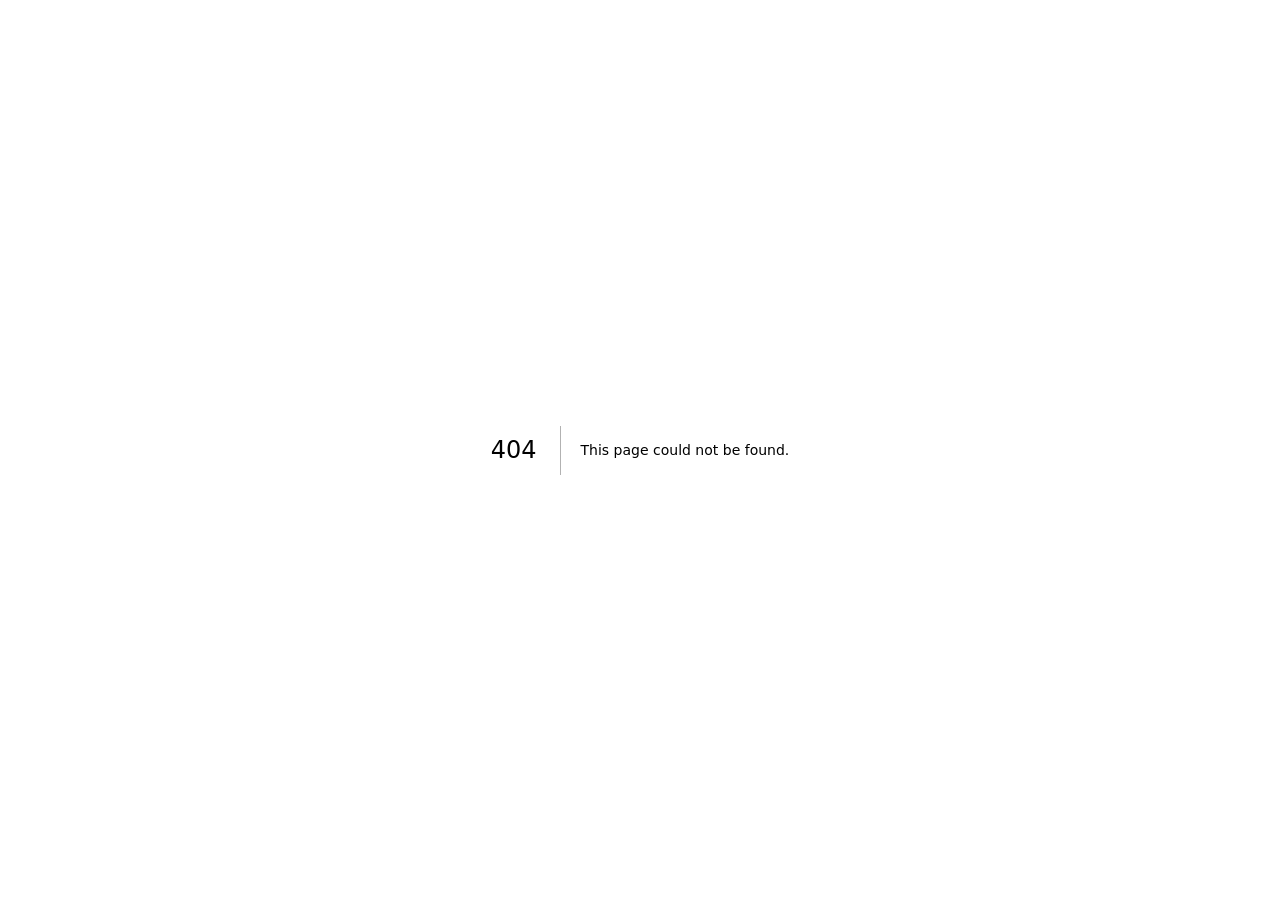
<file: 404/index.html>
<!DOCTYPE html><html lang="en"><head><meta charSet="utf-8"/><meta name="viewport" content="width=device-width, initial-scale=1"/><link rel="stylesheet" href="/_next/static/chunks/0mgv_oaj6oim..css" data-precedence="next"/><link rel="preload" as="script" fetchPriority="low" href="/_next/static/chunks/0ht900cau6_ur.js"/><script src="/_next/static/chunks/00l-yd3t8dvwz.js" async=""></script><script src="/_next/static/chunks/16g.ca89g7fib.js" async=""></script><script src="/_next/static/chunks/turbopack-14evrwsj28xbr.js" async=""></script><script src="/_next/static/chunks/0dbhjjzl8qfwv.js" async=""></script><meta name="robots" content="noindex"/><meta name="next-size-adjust" content=""/><title>404: This page could not be found.</title><title>AI Infrastructure &amp; RAG Observability Portfolio</title><meta name="description" content="Top 1% technical portfolio showcasing AI infrastructure, RAG observability, and visual narrative engineering"/><meta name="author" content="Your Name"/><meta name="keywords" content="AI Infrastructure,RAG Observability,LLM Engineering,Machine Learning,Data Engineering,Full Stack Development,Portfolio"/><meta name="creator" content="Your Name"/><meta name="robots" content="index, follow"/><meta name="googlebot" content="index, follow, max-video-preview:-1, max-image-preview:large, max-snippet:-1"/><meta property="og:title" content="AI Infrastructure &amp; RAG Observability Portfolio"/><meta property="og:description" content="Top 1% technical portfolio showcasing AI infrastructure, RAG observability, and visual narrative engineering"/><meta property="og:url" content="https://yourusername.github.io/"/><meta property="og:site_name" content="AI Infrastructure &amp; RAG Observability Portfolio"/><meta property="og:locale" content="en_US"/><meta property="og:image" content="https://yourusername.github.io/og-image.png"/><meta property="og:image:width" content="1200"/><meta property="og:image:height" content="630"/><meta property="og:image:alt" content="AI Infrastructure &amp; RAG Observability Portfolio"/><meta property="og:type" content="website"/><meta name="twitter:card" content="summary_large_image"/><meta name="twitter:creator" content="@yourusername"/><meta name="twitter:title" content="AI Infrastructure &amp; RAG Observability Portfolio"/><meta name="twitter:description" content="Top 1% technical portfolio showcasing AI infrastructure, RAG observability, and visual narrative engineering"/><meta name="twitter:image" content="https://yourusername.github.io/og-image.png"/><script src="/_next/static/chunks/03~yq9q893hmn.js" noModule=""></script></head><body class="inter_5972bc34-module__OU16Qa__className min-h-dvh overflow-x-clip antialiased"><div hidden=""><!--$--><!--/$--></div><div style="font-family:system-ui,&quot;Segoe UI&quot;,Roboto,Helvetica,Arial,sans-serif,&quot;Apple Color Emoji&quot;,&quot;Segoe UI Emoji&quot;;height:100vh;text-align:center;display:flex;flex-direction:column;align-items:center;justify-content:center"><div><style>body{color:#000;background:#fff;margin:0}.next-error-h1{border-right:1px solid rgba(0,0,0,.3)}@media (prefers-color-scheme:dark){body{color:#fff;background:#000}.next-error-h1{border-right:1px solid rgba(255,255,255,.3)}}</style><h1 class="next-error-h1" style="display:inline-block;margin:0 20px 0 0;padding:0 23px 0 0;font-size:24px;font-weight:500;vertical-align:top;line-height:49px">404</h1><div style="display:inline-block"><h2 style="font-size:14px;font-weight:400;line-height:49px;margin:0">This page could not be found.</h2></div></div></div><!--$--><!--/$--><script src="/_next/static/chunks/0ht900cau6_ur.js" id="_R_" async=""></script><script>(self.__next_f=self.__next_f||[]).push([0])</script><script>self.__next_f.push([1,"1:\"$Sreact.fragment\"\n2:I[39756,[\"/_next/static/chunks/0dbhjjzl8qfwv.js\"],\"default\"]\n3:I[37457,[\"/_next/static/chunks/0dbhjjzl8qfwv.js\"],\"default\"]\n4:I[97367,[\"/_next/static/chunks/0dbhjjzl8qfwv.js\"],\"OutletBoundary\"]\n5:\"$Sreact.suspense\"\n8:I[97367,[\"/_next/static/chunks/0dbhjjzl8qfwv.js\"],\"ViewportBoundary\"]\na:I[97367,[\"/_next/static/chunks/0dbhjjzl8qfwv.js\"],\"MetadataBoundary\"]\nc:I[68027,[\"/_next/static/chunks/0dbhjjzl8qfwv.js\"],\"default\",1]\n:HL[\"/_next/static/chunks/0mgv_oaj6oim..css\",\"style\"]\n"])</script><script>self.__next_f.push([1,"0:{\"P\":null,\"c\":[\"\",\"_not-found\",\"\"],\"q\":\"\",\"i\":false,\"f\":[[[\"\",{\"children\":[\"/_not-found\",{\"children\":[\"__PAGE__\",{}]}]},\"$undefined\",\"$undefined\",16],[[\"$\",\"$1\",\"c\",{\"children\":[[[\"$\",\"link\",\"0\",{\"rel\":\"stylesheet\",\"href\":\"/_next/static/chunks/0mgv_oaj6oim..css\",\"precedence\":\"next\",\"crossOrigin\":\"$undefined\",\"nonce\":\"$undefined\"}],[\"$\",\"script\",\"script-0\",{\"src\":\"/_next/static/chunks/0dbhjjzl8qfwv.js\",\"async\":true,\"nonce\":\"$undefined\"}]],[\"$\",\"html\",null,{\"lang\":\"en\",\"children\":[\"$\",\"body\",null,{\"className\":\"inter_5972bc34-module__OU16Qa__className min-h-dvh overflow-x-clip antialiased\",\"children\":[\"$\",\"$L2\",null,{\"parallelRouterKey\":\"children\",\"error\":\"$undefined\",\"errorStyles\":\"$undefined\",\"errorScripts\":\"$undefined\",\"template\":[\"$\",\"$L3\",null,{}],\"templateStyles\":\"$undefined\",\"templateScripts\":\"$undefined\",\"notFound\":[[[\"$\",\"title\",null,{\"children\":\"404: This page could not be found.\"}],[\"$\",\"div\",null,{\"style\":{\"fontFamily\":\"system-ui,\\\"Segoe UI\\\",Roboto,Helvetica,Arial,sans-serif,\\\"Apple Color Emoji\\\",\\\"Segoe UI Emoji\\\"\",\"height\":\"100vh\",\"textAlign\":\"center\",\"display\":\"flex\",\"flexDirection\":\"column\",\"alignItems\":\"center\",\"justifyContent\":\"center\"},\"children\":[\"$\",\"div\",null,{\"children\":[[\"$\",\"style\",null,{\"dangerouslySetInnerHTML\":{\"__html\":\"body{color:#000;background:#fff;margin:0}.next-error-h1{border-right:1px solid rgba(0,0,0,.3)}@media (prefers-color-scheme:dark){body{color:#fff;background:#000}.next-error-h1{border-right:1px solid rgba(255,255,255,.3)}}\"}}],[\"$\",\"h1\",null,{\"className\":\"next-error-h1\",\"style\":{\"display\":\"inline-block\",\"margin\":\"0 20px 0 0\",\"padding\":\"0 23px 0 0\",\"fontSize\":24,\"fontWeight\":500,\"verticalAlign\":\"top\",\"lineHeight\":\"49px\"},\"children\":404}],[\"$\",\"div\",null,{\"style\":{\"display\":\"inline-block\"},\"children\":[\"$\",\"h2\",null,{\"style\":{\"fontSize\":14,\"fontWeight\":400,\"lineHeight\":\"49px\",\"margin\":0},\"children\":\"This page could not be found.\"}]}]]}]}]],[]],\"forbidden\":\"$undefined\",\"unauthorized\":\"$undefined\"}]}]}]]}],{\"children\":[[\"$\",\"$1\",\"c\",{\"children\":[null,[\"$\",\"$L2\",null,{\"parallelRouterKey\":\"children\",\"error\":\"$undefined\",\"errorStyles\":\"$undefined\",\"errorScripts\":\"$undefined\",\"template\":[\"$\",\"$L3\",null,{}],\"templateStyles\":\"$undefined\",\"templateScripts\":\"$undefined\",\"notFound\":\"$undefined\",\"forbidden\":\"$undefined\",\"unauthorized\":\"$undefined\"}]]}],{\"children\":[[\"$\",\"$1\",\"c\",{\"children\":[[[\"$\",\"title\",null,{\"children\":\"404: This page could not be found.\"}],[\"$\",\"div\",null,{\"style\":\"$0:f:0:1:0:props:children:1:props:children:props:children:props:notFound:0:1:props:style\",\"children\":[\"$\",\"div\",null,{\"children\":[[\"$\",\"style\",null,{\"dangerouslySetInnerHTML\":{\"__html\":\"body{color:#000;background:#fff;margin:0}.next-error-h1{border-right:1px solid rgba(0,0,0,.3)}@media (prefers-color-scheme:dark){body{color:#fff;background:#000}.next-error-h1{border-right:1px solid rgba(255,255,255,.3)}}\"}}],[\"$\",\"h1\",null,{\"className\":\"next-error-h1\",\"style\":\"$0:f:0:1:0:props:children:1:props:children:props:children:props:notFound:0:1:props:children:props:children:1:props:style\",\"children\":404}],[\"$\",\"div\",null,{\"style\":\"$0:f:0:1:0:props:children:1:props:children:props:children:props:notFound:0:1:props:children:props:children:2:props:style\",\"children\":[\"$\",\"h2\",null,{\"style\":\"$0:f:0:1:0:props:children:1:props:children:props:children:props:notFound:0:1:props:children:props:children:2:props:children:props:style\",\"children\":\"This page could not be found.\"}]}]]}]}]],null,[\"$\",\"$L4\",null,{\"children\":[\"$\",\"$5\",null,{\"name\":\"Next.MetadataOutlet\",\"children\":\"$@6\"}]}]]}],{},null,false,null]},null,false,\"$@7\"]},null,false,null],[\"$\",\"$1\",\"h\",{\"children\":[[\"$\",\"meta\",null,{\"name\":\"robots\",\"content\":\"noindex\"}],[\"$\",\"$L8\",null,{\"children\":\"$L9\"}],[\"$\",\"div\",null,{\"hidden\":true,\"children\":[\"$\",\"$La\",null,{\"children\":[\"$\",\"$5\",null,{\"name\":\"Next.Metadata\",\"children\":\"$Lb\"}]}]}],[\"$\",\"meta\",null,{\"name\":\"next-size-adjust\",\"content\":\"\"}]]}],false]],\"m\":\"$undefined\",\"G\":[\"$c\",[[\"$\",\"link\",\"0\",{\"rel\":\"stylesheet\",\"href\":\"/_next/static/chunks/0mgv_oaj6oim..css\",\"precedence\":\"next\",\"crossOrigin\":\"$undefined\",\"nonce\":\"$undefined\"}]]],\"S\":true,\"h\":null,\"s\":\"$undefined\",\"l\":\"$undefined\",\"p\":\"$undefined\",\"d\":\"$undefined\",\"b\":\"RKVc__FXXzUFKS_398Nrq\"}\n"])</script><script>self.__next_f.push([1,"d:[]\n7:\"$Wd\"\n"])</script><script>self.__next_f.push([1,"9:[[\"$\",\"meta\",\"0\",{\"charSet\":\"utf-8\"}],[\"$\",\"meta\",\"1\",{\"name\":\"viewport\",\"content\":\"width=device-width, initial-scale=1\"}]]\n"])</script><script>self.__next_f.push([1,"6:null\n"])</script><script>self.__next_f.push([1,"b:[[\"$\",\"title\",\"0\",{\"children\":\"AI Infrastructure \u0026 RAG Observability Portfolio\"}],[\"$\",\"meta\",\"1\",{\"name\":\"description\",\"content\":\"Top 1% technical portfolio showcasing AI infrastructure, RAG observability, and visual narrative engineering\"}],[\"$\",\"meta\",\"2\",{\"name\":\"author\",\"content\":\"Your Name\"}],[\"$\",\"meta\",\"3\",{\"name\":\"keywords\",\"content\":\"AI Infrastructure,RAG Observability,LLM Engineering,Machine Learning,Data Engineering,Full Stack Development,Portfolio\"}],[\"$\",\"meta\",\"4\",{\"name\":\"creator\",\"content\":\"Your Name\"}],[\"$\",\"meta\",\"5\",{\"name\":\"robots\",\"content\":\"index, follow\"}],[\"$\",\"meta\",\"6\",{\"name\":\"googlebot\",\"content\":\"index, follow, max-video-preview:-1, max-image-preview:large, max-snippet:-1\"}],[\"$\",\"meta\",\"7\",{\"property\":\"og:title\",\"content\":\"AI Infrastructure \u0026 RAG Observability Portfolio\"}],[\"$\",\"meta\",\"8\",{\"property\":\"og:description\",\"content\":\"Top 1% technical portfolio showcasing AI infrastructure, RAG observability, and visual narrative engineering\"}],[\"$\",\"meta\",\"9\",{\"property\":\"og:url\",\"content\":\"https://yourusername.github.io/\"}],[\"$\",\"meta\",\"10\",{\"property\":\"og:site_name\",\"content\":\"AI Infrastructure \u0026 RAG Observability Portfolio\"}],[\"$\",\"meta\",\"11\",{\"property\":\"og:locale\",\"content\":\"en_US\"}],[\"$\",\"meta\",\"12\",{\"property\":\"og:image\",\"content\":\"https://yourusername.github.io/og-image.png\"}],[\"$\",\"meta\",\"13\",{\"property\":\"og:image:width\",\"content\":\"1200\"}],[\"$\",\"meta\",\"14\",{\"property\":\"og:image:height\",\"content\":\"630\"}],[\"$\",\"meta\",\"15\",{\"property\":\"og:image:alt\",\"content\":\"AI Infrastructure \u0026 RAG Observability Portfolio\"}],[\"$\",\"meta\",\"16\",{\"property\":\"og:type\",\"content\":\"website\"}],[\"$\",\"meta\",\"17\",{\"name\":\"twitter:card\",\"content\":\"summary_large_image\"}],[\"$\",\"meta\",\"18\",{\"name\":\"twitter:creator\",\"content\":\"@yourusername\"}],[\"$\",\"meta\",\"19\",{\"name\":\"twitter:title\",\"content\":\"AI Infrastructure \u0026 RAG Observability Portfolio\"}],[\"$\",\"meta\",\"20\",{\"name\":\"twitter:description\",\"content\":\"Top 1% technical portfolio showcasing AI infrastructure, RAG observability, and visual narrative engineering\"}],[\"$\",\"meta\",\"21\",{\"name\":\"twitter:image\",\"content\":\"https://yourusername.github.io/og-image.png\"}]]\n"])</script></body></html>
</file>
<file: _next/static/chunks/0mgv_oaj6oim..css>
@font-face{font-family:Inter;font-style:normal;font-weight:100 900;font-display:swap;src:url(../media/2c55a0e60120577a-s.0bjc5tiuqdqro.woff2)format("woff2");unicode-range:U+460-52F,U+1C80-1C8A,U+20B4,U+2DE0-2DFF,U+A640-A69F,U+FE2E-FE2F}@font-face{font-family:Inter;font-style:normal;font-weight:100 900;font-display:swap;src:url(../media/9c72aa0f40e4eef8-s.0m6w47a4e5dy9.woff2)format("woff2");unicode-range:U+301,U+400-45F,U+490-491,U+4B0-4B1,U+2116}@font-face{font-family:Inter;font-style:normal;font-weight:100 900;font-display:swap;src:url(../media/ad66f9afd8947f86-s.11u06r12fd6v_.woff2)format("woff2");unicode-range:U+1F??}@font-face{font-family:Inter;font-style:normal;font-weight:100 900;font-display:swap;src:url(../media/5476f68d60460930-s.0wxq9webf.ew4.woff2)format("woff2");unicode-range:U+370-377,U+37A-37F,U+384-38A,U+38C,U+38E-3A1,U+3A3-3FF}@font-face{font-family:Inter;font-style:normal;font-weight:100 900;font-display:swap;src:url(../media/2bbe8d2671613f1f-s.067x_6k0k23tk.woff2)format("woff2");unicode-range:U+102-103,U+110-111,U+128-129,U+168-169,U+1A0-1A1,U+1AF-1B0,U+300-301,U+303-304,U+308-309,U+323,U+329,U+1EA0-1EF9,U+20AB}@font-face{font-family:Inter;font-style:normal;font-weight:100 900;font-display:swap;src:url(../media/1bffadaabf893a1e-s.16ipb6fqu393i.woff2)format("woff2");unicode-range:U+100-2BA,U+2BD-2C5,U+2C7-2CC,U+2CE-2D7,U+2DD-2FF,U+304,U+308,U+329,U+1D00-1DBF,U+1E00-1E9F,U+1EF2-1EFF,U+2020,U+20A0-20AB,U+20AD-20C0,U+2113,U+2C60-2C7F,U+A720-A7FF}@font-face{font-family:Inter;font-style:normal;font-weight:100 900;font-display:swap;src:url(../media/83afe278b6a6bb3c-s.p.0q-301v4kxxnr.woff2)format("woff2");unicode-range:U+??,U+131,U+152-153,U+2BB-2BC,U+2C6,U+2DA,U+2DC,U+304,U+308,U+329,U+2000-206F,U+20AC,U+2122,U+2191,U+2193,U+2212,U+2215,U+FEFF,U+FFFD}@font-face{font-family:Inter Fallback;src:local(Arial);ascent-override:90.44%;descent-override:22.52%;line-gap-override:0.0%;size-adjust:107.12%}.inter_5972bc34-module__OU16Qa__className{font-family:Inter,Inter Fallback;font-style:normal}
@layer properties{@supports (((-webkit-hyphens:none)) and (not (margin-trim:inline))) or ((-moz-orient:inline) and (not (color:rgb(from red r g b)))){*,:before,:after,::backdrop{--tw-translate-x:0;--tw-translate-y:0;--tw-translate-z:0;--tw-rotate-x:initial;--tw-rotate-y:initial;--tw-rotate-z:initial;--tw-skew-x:initial;--tw-skew-y:initial;--tw-space-y-reverse:0;--tw-border-style:solid;--tw-gradient-position:initial;--tw-gradient-from:#0000;--tw-gradient-via:#0000;--tw-gradient-to:#0000;--tw-gradient-stops:initial;--tw-gradient-via-stops:initial;--tw-gradient-from-position:0%;--tw-gradient-via-position:50%;--tw-gradient-to-position:100%;--tw-leading:initial;--tw-font-weight:initial;--tw-tracking:initial;--tw-ordinal:initial;--tw-slashed-zero:initial;--tw-numeric-figure:initial;--tw-numeric-spacing:initial;--tw-numeric-fraction:initial;--tw-shadow:0 0 #0000;--tw-shadow-color:initial;--tw-shadow-alpha:100%;--tw-inset-shadow:0 0 #0000;--tw-inset-shadow-color:initial;--tw-inset-shadow-alpha:100%;--tw-ring-color:initial;--tw-ring-shadow:0 0 #0000;--tw-inset-ring-color:initial;--tw-inset-ring-shadow:0 0 #0000;--tw-ring-inset:initial;--tw-ring-offset-width:0px;--tw-ring-offset-color:#fff;--tw-ring-offset-shadow:0 0 #0000;--tw-blur:initial;--tw-brightness:initial;--tw-contrast:initial;--tw-grayscale:initial;--tw-hue-rotate:initial;--tw-invert:initial;--tw-opacity:initial;--tw-saturate:initial;--tw-sepia:initial;--tw-drop-shadow:initial;--tw-drop-shadow-color:initial;--tw-drop-shadow-alpha:100%;--tw-drop-shadow-size:initial;--tw-backdrop-blur:initial;--tw-backdrop-brightness:initial;--tw-backdrop-contrast:initial;--tw-backdrop-grayscale:initial;--tw-backdrop-hue-rotate:initial;--tw-backdrop-invert:initial;--tw-backdrop-opacity:initial;--tw-backdrop-saturate:initial;--tw-backdrop-sepia:initial;--tw-duration:initial;--tw-ease:initial;--tw-content:""}}}@layer theme{:root,:host{--font-sans:ui-sans-serif,system-ui,sans-serif,"Apple Color Emoji","Segoe UI Emoji","Segoe UI Symbol","Noto Color Emoji";--font-mono:ui-monospace,SFMono-Regular,Menlo,Monaco,Consolas,"Liberation Mono","Courier New",monospace;--color-red-400:#ff6568;--color-red-500:#fb2c36;--color-orange-400:#ff8b1a;--color-amber-200:#fee685;--color-amber-400:#fcbb00;--color-amber-500:#f99c00;--color-yellow-400:#fac800;--color-yellow-500:#edb200;--color-green-400:#05df72;--color-green-500:#00c758;--color-emerald-400:#00d294;--color-cyan-400:#00d2ef;--color-cyan-500:#00b7d7;--color-cyan-600:#0092b5;--color-blue-400:#54a2ff;--color-blue-500:#3080ff;--color-purple-400:#c07eff;--color-purple-500:#ac4bff;--color-slate-500:#62748e;--color-gray-50:#f9fafb;--color-gray-100:#f3f4f6;--color-gray-200:#e5e7eb;--color-gray-300:#d1d5dc;--color-gray-400:#99a1af;--color-gray-500:#6a7282;--color-gray-600:#4a5565;--color-gray-700:#364153;--color-gray-800:#1e2939;--color-gray-900:#101828;--color-black:#000;--color-white:#fff;--spacing:.25rem;--container-md:28rem;--container-2xl:42rem;--container-3xl:48rem;--container-4xl:56rem;--container-6xl:72rem;--text-xs:.75rem;--text-xs--line-height:calc(1/.75);--text-sm:.875rem;--text-sm--line-height:calc(1.25/.875);--text-base:1rem;--text-base--line-height:calc(1.5/1);--text-lg:1.125rem;--text-lg--line-height:calc(1.75/1.125);--text-xl:1.25rem;--text-xl--line-height:calc(1.75/1.25);--text-2xl:1.5rem;--text-2xl--line-height:calc(2/1.5);--text-3xl:1.875rem;--text-3xl--line-height:calc(2.25/1.875);--text-4xl:2.25rem;--text-4xl--line-height:calc(2.5/2.25);--text-5xl:3rem;--text-5xl--line-height:1;--text-6xl:3.75rem;--text-6xl--line-height:1;--text-7xl:4.5rem;--text-7xl--line-height:1;--font-weight-medium:500;--font-weight-semibold:600;--font-weight-bold:700;--tracking-tight:-.025em;--tracking-wide:.025em;--tracking-wider:.05em;--tracking-widest:.1em;--leading-tight:1.25;--leading-snug:1.375;--leading-relaxed:1.625;--radius-md:.375rem;--radius-lg:.5rem;--radius-xl:.75rem;--radius-2xl:1rem;--ease-in-out:cubic-bezier(.4,0,.2,1);--animate-pulse:pulse 2s cubic-bezier(.4,0,.6,1)infinite;--blur-md:12px;--blur-2xl:40px;--blur-3xl:64px;--default-transition-duration:.15s;--default-transition-timing-function:cubic-bezier(.4,0,.2,1);--default-font-family:var(--font-sans);--default-mono-font-family:var(--font-mono);--color-obsidian-base:#0a0a0c;--color-obsidian-darker:#050506;--color-obsidian-accent:#2a2a2c}@supports (color:lab(0% 0 0)){:root,:host{--color-red-400:lab(63.7053% 60.745 31.3109);--color-red-500:lab(55.4814% 75.0732 48.8528);--color-orange-400:lab(70.0429% 42.5156 75.8207);--color-amber-200:lab(91.7203% -.505269 49.9084);--color-amber-400:lab(80.1641% 16.6016 99.2089);--color-amber-500:lab(72.7183% 31.8672 97.9407);--color-yellow-400:lab(83.2664% 8.65132 106.895);--color-yellow-500:lab(76.3898% 14.5258 98.4589);--color-green-400:lab(78.503% -64.9265 39.7492);--color-green-500:lab(70.5521% -66.5147 45.8073);--color-emerald-400:lab(75.0771% -60.7313 19.4147);--color-cyan-400:lab(76.6045% -40.9406 -29.6231);--color-cyan-500:lab(67.805% -35.3952 -30.2018);--color-cyan-600:lab(55.1767% -26.7496 -30.5139);--color-blue-400:lab(65.0361% -1.42065 -56.9802);--color-blue-500:lab(54.1736% 13.3369 -74.6839);--color-purple-400:lab(63.6946% 47.6127 -59.2066);--color-purple-500:lab(52.0183% 66.11 -78.2316);--color-slate-500:lab(48.0876% -2.03595 -16.5814);--color-gray-50:lab(98.2596% -.247031 -.706708);--color-gray-100:lab(96.1596% -.0823438 -1.13575);--color-gray-200:lab(91.6229% -.159115 -2.26791);--color-gray-300:lab(85.1236% -.612259 -3.7138);--color-gray-400:lab(65.9269% -.832707 -8.17473);--color-gray-500:lab(47.7841% -.393182 -10.0268);--color-gray-600:lab(35.6337% -1.58697 -10.8425);--color-gray-700:lab(27.1134% -.956401 -12.3224);--color-gray-800:lab(16.1051% -1.18239 -11.7533);--color-gray-900:lab(8.11897% .811279 -12.254)}}}@layer base{*,:after,:before,::backdrop{box-sizing:border-box;border:0 solid;margin:0;padding:0}::file-selector-button{box-sizing:border-box;border:0 solid;margin:0;padding:0}html,:host{-webkit-text-size-adjust:100%;tab-size:4;line-height:1.5;font-family:var(--default-font-family,ui-sans-serif,system-ui,sans-serif,"Apple Color Emoji","Segoe UI Emoji","Segoe UI Symbol","Noto Color Emoji");font-feature-settings:var(--default-font-feature-settings,normal);font-variation-settings:var(--default-font-variation-settings,normal);-webkit-tap-highlight-color:transparent}hr{height:0;color:inherit;border-top-width:1px}abbr:where([title]){-webkit-text-decoration:underline dotted;text-decoration:underline dotted}h1,h2,h3,h4,h5,h6{font-size:inherit;font-weight:inherit}a{color:inherit;-webkit-text-decoration:inherit;-webkit-text-decoration:inherit;-webkit-text-decoration:inherit;-webkit-text-decoration:inherit;text-decoration:inherit}b,strong{font-weight:bolder}code,kbd,samp,pre{font-family:var(--default-mono-font-family,ui-monospace,SFMono-Regular,Menlo,Monaco,Consolas,"Liberation Mono","Courier New",monospace);font-feature-settings:var(--default-mono-font-feature-settings,normal);font-variation-settings:var(--default-mono-font-variation-settings,normal);font-size:1em}small{font-size:80%}sub,sup{vertical-align:baseline;font-size:75%;line-height:0;position:relative}sub{bottom:-.25em}sup{top:-.5em}table{text-indent:0;border-color:inherit;border-collapse:collapse}:-moz-focusring{outline:auto}progress{vertical-align:baseline}summary{display:list-item}ol,ul,menu{list-style:none}img,svg,video,canvas,audio,iframe,embed,object{vertical-align:middle;display:block}img,video{max-width:100%;height:auto}button,input,select,optgroup,textarea{font:inherit;font-feature-settings:inherit;font-variation-settings:inherit;letter-spacing:inherit;color:inherit;opacity:1;background-color:#0000;border-radius:0}::file-selector-button{font:inherit;font-feature-settings:inherit;font-variation-settings:inherit;letter-spacing:inherit;color:inherit;opacity:1;background-color:#0000;border-radius:0}:where(select:is([multiple],[size])) optgroup{font-weight:bolder}:where(select:is([multiple],[size])) optgroup option{padding-inline-start:20px}::file-selector-button{margin-inline-end:4px}::placeholder{opacity:1}@supports (not ((-webkit-appearance:-apple-pay-button))) or (contain-intrinsic-size:1px){::placeholder{color:currentColor}@supports (color:color-mix(in lab, red, red)){::placeholder{color:color-mix(in oklab,currentcolor 50%,transparent)}}}textarea{resize:vertical}::-webkit-search-decoration{-webkit-appearance:none}::-webkit-date-and-time-value{min-height:1lh;text-align:inherit}::-webkit-datetime-edit{display:inline-flex}::-webkit-datetime-edit-fields-wrapper{padding:0}::-webkit-datetime-edit{padding-block:0}::-webkit-datetime-edit-year-field{padding-block:0}::-webkit-datetime-edit-month-field{padding-block:0}::-webkit-datetime-edit-day-field{padding-block:0}::-webkit-datetime-edit-hour-field{padding-block:0}::-webkit-datetime-edit-minute-field{padding-block:0}::-webkit-datetime-edit-second-field{padding-block:0}::-webkit-datetime-edit-millisecond-field{padding-block:0}::-webkit-datetime-edit-meridiem-field{padding-block:0}::-webkit-calendar-picker-indicator{line-height:1}:-moz-ui-invalid{box-shadow:none}button,input:where([type=button],[type=reset],[type=submit]){appearance:button}::file-selector-button{appearance:button}::-webkit-inner-spin-button{height:auto}::-webkit-outer-spin-button{height:auto}[hidden]:where(:not([hidden=until-found])){display:none!important}}@layer components;@layer utilities{.pointer-events-auto{pointer-events:auto}.pointer-events-none{pointer-events:none}.collapse{visibility:collapse}.visible{visibility:visible}.absolute{position:absolute}.fixed{position:fixed}.relative{position:relative}.static{position:static}.inset-0{inset:calc(var(--spacing)*0)}.-top-12{top:calc(var(--spacing)*-12)}.top-0{top:calc(var(--spacing)*0)}.top-2{top:calc(var(--spacing)*2)}.top-5{top:calc(var(--spacing)*5)}.top-\[max\(0\.75rem\,env\(safe-area-inset-top\)\)\]{top:max(.75rem,env(safe-area-inset-top))}.-right-12{right:calc(var(--spacing)*-12)}.right-0{right:calc(var(--spacing)*0)}.right-3{right:calc(var(--spacing)*3)}.right-4{right:calc(var(--spacing)*4)}.right-5{right:calc(var(--spacing)*5)}.bottom-0{bottom:calc(var(--spacing)*0)}.bottom-8{bottom:calc(var(--spacing)*8)}.bottom-\[max\(1\.25rem\,env\(safe-area-inset-bottom\)\)\]{bottom:max(1.25rem,env(safe-area-inset-bottom))}.-left-6{left:calc(var(--spacing)*-6)}.left-0{left:calc(var(--spacing)*0)}.left-1\/2{left:50%}.left-4{left:calc(var(--spacing)*4)}.left-5{left:calc(var(--spacing)*5)}.z-10{z-index:10}.z-20{z-index:20}.z-40{z-index:40}.z-50{z-index:50}.z-\[12\]{z-index:12}.z-\[15\]{z-index:15}.col-span-1{grid-column:span 1/span 1}.container{width:100%}@media (min-width:40rem){.container{max-width:40rem}}@media (min-width:48rem){.container{max-width:48rem}}@media (min-width:64rem){.container{max-width:64rem}}@media (min-width:80rem){.container{max-width:80rem}}@media (min-width:96rem){.container{max-width:96rem}}.mx-auto{margin-inline:auto}.-mt-28{margin-top:calc(var(--spacing)*-28)}.mt-0\.5{margin-top:calc(var(--spacing)*.5)}.mt-1{margin-top:calc(var(--spacing)*1)}.mt-2{margin-top:calc(var(--spacing)*2)}.mt-3{margin-top:calc(var(--spacing)*3)}.mt-4{margin-top:calc(var(--spacing)*4)}.mt-5{margin-top:calc(var(--spacing)*5)}.mt-6{margin-top:calc(var(--spacing)*6)}.mt-8{margin-top:calc(var(--spacing)*8)}.mt-10{margin-top:calc(var(--spacing)*10)}.mt-auto{margin-top:auto}.mb-1{margin-bottom:calc(var(--spacing)*1)}.mb-2{margin-bottom:calc(var(--spacing)*2)}.mb-3{margin-bottom:calc(var(--spacing)*3)}.mb-4{margin-bottom:calc(var(--spacing)*4)}.mb-6{margin-bottom:calc(var(--spacing)*6)}.mb-8{margin-bottom:calc(var(--spacing)*8)}.mb-10{margin-bottom:calc(var(--spacing)*10)}.mb-12{margin-bottom:calc(var(--spacing)*12)}.ml-1{margin-left:calc(var(--spacing)*1)}.ml-auto{margin-left:auto}.line-clamp-3{-webkit-line-clamp:3;-webkit-box-orient:vertical;display:-webkit-box;overflow:hidden}.block{display:block}.contents{display:contents}.flex{display:flex}.grid{display:grid}.hidden{display:none}.inline-block{display:inline-block}.inline-flex{display:inline-flex}.table{display:table}.h-1{height:calc(var(--spacing)*1)}.h-1\.5{height:calc(var(--spacing)*1.5)}.h-2{height:calc(var(--spacing)*2)}.h-2\.5{height:calc(var(--spacing)*2.5)}.h-3{height:calc(var(--spacing)*3)}.h-3\.5{height:calc(var(--spacing)*3.5)}.h-4{height:calc(var(--spacing)*4)}.h-5{height:calc(var(--spacing)*5)}.h-8{height:calc(var(--spacing)*8)}.h-10{height:calc(var(--spacing)*10)}.h-11{height:calc(var(--spacing)*11)}.h-28{height:calc(var(--spacing)*28)}.h-32{height:calc(var(--spacing)*32)}.h-40{height:calc(var(--spacing)*40)}.h-48{height:calc(var(--spacing)*48)}.h-56{height:calc(var(--spacing)*56)}.h-64{height:calc(var(--spacing)*64)}.h-72{height:calc(var(--spacing)*72)}.h-\[100dvh\]{height:100dvh}.h-full{height:100%}.h-px{height:1px}.min-h-0{min-height:calc(var(--spacing)*0)}.min-h-\[44px\]{min-height:44px}.min-h-\[100svh\]{min-height:100svh}.min-h-dvh{min-height:100dvh}.min-h-screen{min-height:100vh}.w-1{width:calc(var(--spacing)*1)}.w-1\.5{width:calc(var(--spacing)*1.5)}.w-2{width:calc(var(--spacing)*2)}.w-2\.5{width:calc(var(--spacing)*2.5)}.w-3{width:calc(var(--spacing)*3)}.w-3\.5{width:calc(var(--spacing)*3.5)}.w-4{width:calc(var(--spacing)*4)}.w-5{width:calc(var(--spacing)*5)}.w-10{width:calc(var(--spacing)*10)}.w-11{width:calc(var(--spacing)*11)}.w-32{width:calc(var(--spacing)*32)}.w-48{width:calc(var(--spacing)*48)}.w-64{width:calc(var(--spacing)*64)}.w-\[6\.5rem\]{width:6.5rem}.w-\[10\.5rem\]{width:10.5rem}.w-full{width:100%}.w-px{width:1px}.max-w-2xl{max-width:var(--container-2xl)}.max-w-3xl{max-width:var(--container-3xl)}.max-w-4xl{max-width:var(--container-4xl)}.max-w-6xl{max-width:var(--container-6xl)}.max-w-\[calc\(100\%-2\.5rem\)\]{max-width:calc(100% - 2.5rem)}.max-w-\[min\(640px\,calc\(100\%-2rem\)\)\]{max-width:min(640px,100% - 2rem)}.max-w-full{max-width:100%}.max-w-md{max-width:var(--container-md)}.max-w-prose{max-width:65ch}.min-w-0{min-width:calc(var(--spacing)*0)}.min-w-\[44px\]{min-width:44px}.flex-1{flex:1}.shrink-0{flex-shrink:0}.grow{flex-grow:1}.-translate-x-1\/2{--tw-translate-x:calc(calc(1/2*100%)*-1);translate:var(--tw-translate-x)var(--tw-translate-y)}.-translate-x-\[3px\]{--tw-translate-x:calc(3px*-1);translate:var(--tw-translate-x)var(--tw-translate-y)}.translate-y-px{--tw-translate-y:1px;translate:var(--tw-translate-x)var(--tw-translate-y)}.rotate-45{rotate:45deg}.transform{transform:var(--tw-rotate-x,)var(--tw-rotate-y,)var(--tw-rotate-z,)var(--tw-skew-x,)var(--tw-skew-y,)}.animate-pulse{animation:var(--animate-pulse)}.cursor-pointer{cursor:pointer}.resize{resize:both}.list-none{list-style-type:none}.grid-cols-1{grid-template-columns:repeat(1,minmax(0,1fr))}.grid-cols-2{grid-template-columns:repeat(2,minmax(0,1fr))}.flex-col{flex-direction:column}.flex-wrap{flex-wrap:wrap}.items-center{align-items:center}.items-start{align-items:flex-start}.justify-between{justify-content:space-between}.justify-center{justify-content:center}.justify-end{justify-content:flex-end}.gap-1{gap:calc(var(--spacing)*1)}.gap-1\.5{gap:calc(var(--spacing)*1.5)}.gap-2{gap:calc(var(--spacing)*2)}.gap-3{gap:calc(var(--spacing)*3)}.gap-4{gap:calc(var(--spacing)*4)}.gap-5{gap:calc(var(--spacing)*5)}.gap-6{gap:calc(var(--spacing)*6)}:where(.space-y-0\.5>:not(:last-child)){--tw-space-y-reverse:0;margin-block-start:calc(calc(var(--spacing)*.5)*var(--tw-space-y-reverse));margin-block-end:calc(calc(var(--spacing)*.5)*calc(1 - var(--tw-space-y-reverse)))}:where(.space-y-1\.5>:not(:last-child)){--tw-space-y-reverse:0;margin-block-start:calc(calc(var(--spacing)*1.5)*var(--tw-space-y-reverse));margin-block-end:calc(calc(var(--spacing)*1.5)*calc(1 - var(--tw-space-y-reverse)))}:where(.space-y-4>:not(:last-child)){--tw-space-y-reverse:0;margin-block-start:calc(calc(var(--spacing)*4)*var(--tw-space-y-reverse));margin-block-end:calc(calc(var(--spacing)*4)*calc(1 - var(--tw-space-y-reverse)))}:where(.space-y-6>:not(:last-child)){--tw-space-y-reverse:0;margin-block-start:calc(calc(var(--spacing)*6)*var(--tw-space-y-reverse));margin-block-end:calc(calc(var(--spacing)*6)*calc(1 - var(--tw-space-y-reverse)))}.gap-x-2{column-gap:calc(var(--spacing)*2)}.gap-y-1\.5{row-gap:calc(var(--spacing)*1.5)}.gap-y-2{row-gap:calc(var(--spacing)*2)}.self-start{align-self:flex-start}.truncate{text-overflow:ellipsis;white-space:nowrap;overflow:hidden}.overflow-auto{overflow:auto}.overflow-hidden{overflow:hidden}.overflow-x-clip{overflow-x:clip}.overflow-x-hidden{overflow-x:hidden}.overflow-y-auto{overflow-y:auto}.overflow-y-hidden{overflow-y:hidden}.overscroll-contain{overscroll-behavior:contain}.rounded{border-radius:.25rem}.rounded-2xl{border-radius:var(--radius-2xl)}.rounded-full{border-radius:3.40282e38px}.rounded-lg{border-radius:var(--radius-lg)}.rounded-md{border-radius:var(--radius-md)}.rounded-none{border-radius:0}.rounded-xl{border-radius:var(--radius-xl)}.rounded-t-lg{border-top-left-radius:var(--radius-lg);border-top-right-radius:var(--radius-lg)}.rounded-b-lg{border-bottom-right-radius:var(--radius-lg);border-bottom-left-radius:var(--radius-lg)}.border{border-style:var(--tw-border-style);border-width:1px}.border-t{border-top-style:var(--tw-border-style);border-top-width:1px}.border-t-0{border-top-style:var(--tw-border-style);border-top-width:0}.border-b{border-bottom-style:var(--tw-border-style);border-bottom-width:1px}.border-amber-500\/25{border-color:#f99c0040}@supports (color:color-mix(in lab, red, red)){.border-amber-500\/25{border-color:color-mix(in oklab,var(--color-amber-500)25%,transparent)}}.border-cyan-500\/20{border-color:#00b7d733}@supports (color:color-mix(in lab, red, red)){.border-cyan-500\/20{border-color:color-mix(in oklab,var(--color-cyan-500)20%,transparent)}}.border-cyan-500\/30{border-color:#00b7d74d}@supports (color:color-mix(in lab, red, red)){.border-cyan-500\/30{border-color:color-mix(in oklab,var(--color-cyan-500)30%,transparent)}}.border-gray-600{border-color:var(--color-gray-600)}.border-gray-700\/30{border-color:#3641534d}@supports (color:color-mix(in lab, red, red)){.border-gray-700\/30{border-color:color-mix(in oklab,var(--color-gray-700)30%,transparent)}}.border-gray-700\/40{border-color:#36415366}@supports (color:color-mix(in lab, red, red)){.border-gray-700\/40{border-color:color-mix(in oklab,var(--color-gray-700)40%,transparent)}}.border-gray-700\/50{border-color:#36415380}@supports (color:color-mix(in lab, red, red)){.border-gray-700\/50{border-color:color-mix(in oklab,var(--color-gray-700)50%,transparent)}}.border-gray-800\/30{border-color:#1e29394d}@supports (color:color-mix(in lab, red, red)){.border-gray-800\/30{border-color:color-mix(in oklab,var(--color-gray-800)30%,transparent)}}.border-gray-800\/35{border-color:#1e293959}@supports (color:color-mix(in lab, red, red)){.border-gray-800\/35{border-color:color-mix(in oklab,var(--color-gray-800)35%,transparent)}}.border-gray-800\/40{border-color:#1e293966}@supports (color:color-mix(in lab, red, red)){.border-gray-800\/40{border-color:color-mix(in oklab,var(--color-gray-800)40%,transparent)}}.border-gray-800\/50{border-color:#1e293980}@supports (color:color-mix(in lab, red, red)){.border-gray-800\/50{border-color:color-mix(in oklab,var(--color-gray-800)50%,transparent)}}.border-obsidian-accent\/35{border-color:#2a2a2c59}@supports (color:color-mix(in lab, red, red)){.border-obsidian-accent\/35{border-color:color-mix(in oklab,var(--color-obsidian-accent)35%,transparent)}}.border-obsidian-accent\/48{border-color:#2a2a2c7a}@supports (color:color-mix(in lab, red, red)){.border-obsidian-accent\/48{border-color:color-mix(in oklab,var(--color-obsidian-accent)48%,transparent)}}.border-purple-500\/20{border-color:#ac4bff33}@supports (color:color-mix(in lab, red, red)){.border-purple-500\/20{border-color:color-mix(in oklab,var(--color-purple-500)20%,transparent)}}.border-white\/15{border-color:#ffffff26}@supports (color:color-mix(in lab, red, red)){.border-white\/15{border-color:color-mix(in oklab,var(--color-white)15%,transparent)}}.border-white\/\[0\.06\]{border-color:#ffffff0f}@supports (color:color-mix(in lab, red, red)){.border-white\/\[0\.06\]{border-color:color-mix(in oklab,var(--color-white)6%,transparent)}}.bg-\[\#0b0c10\]{background-color:#0b0c10}.bg-\[\#0d0d0f\]{background-color:#0d0d0f}.bg-\[\#111113\]\/35{background-color:#11111359;background-color:lab(5.11297% .309803 -1.13651/.35)}.bg-\[\#111113\]\/80{background-color:#111113cc;background-color:lab(5.11297% .309803 -1.13651/.8)}.bg-\[rgba\(13\,13\,15\,0\.98\)\]{background-color:#0d0d0ffa}.bg-amber-500{background-color:var(--color-amber-500)}.bg-amber-500\/5{background-color:#f99c000d}@supports (color:color-mix(in lab, red, red)){.bg-amber-500\/5{background-color:color-mix(in oklab,var(--color-amber-500)5%,transparent)}}.bg-black\/80{background-color:#000c}@supports (color:color-mix(in lab, red, red)){.bg-black\/80{background-color:color-mix(in oklab,var(--color-black)80%,transparent)}}.bg-blue-500{background-color:var(--color-blue-500)}.bg-cyan-400{background-color:var(--color-cyan-400)}.bg-cyan-500{background-color:var(--color-cyan-500)}.bg-cyan-500\/10{background-color:#00b7d71a}@supports (color:color-mix(in lab, red, red)){.bg-cyan-500\/10{background-color:color-mix(in oklab,var(--color-cyan-500)10%,transparent)}}.bg-cyan-500\/20{background-color:#00b7d733}@supports (color:color-mix(in lab, red, red)){.bg-cyan-500\/20{background-color:color-mix(in oklab,var(--color-cyan-500)20%,transparent)}}.bg-cyan-500\/30{background-color:#00b7d74d}@supports (color:color-mix(in lab, red, red)){.bg-cyan-500\/30{background-color:color-mix(in oklab,var(--color-cyan-500)30%,transparent)}}.bg-cyan-600{background-color:var(--color-cyan-600)}.bg-gray-500{background-color:var(--color-gray-500)}.bg-gray-800\/0{background-color:#0000}@supports (color:color-mix(in lab, red, red)){.bg-gray-800\/0{background-color:color-mix(in oklab,var(--color-gray-800)0%,transparent)}}.bg-gray-800\/25{background-color:#1e293940}@supports (color:color-mix(in lab, red, red)){.bg-gray-800\/25{background-color:color-mix(in oklab,var(--color-gray-800)25%,transparent)}}.bg-gray-800\/30{background-color:#1e29394d}@supports (color:color-mix(in lab, red, red)){.bg-gray-800\/30{background-color:color-mix(in oklab,var(--color-gray-800)30%,transparent)}}.bg-gray-800\/50{background-color:#1e293980}@supports (color:color-mix(in lab, red, red)){.bg-gray-800\/50{background-color:color-mix(in oklab,var(--color-gray-800)50%,transparent)}}.bg-gray-800\/80{background-color:#1e2939cc}@supports (color:color-mix(in lab, red, red)){.bg-gray-800\/80{background-color:color-mix(in oklab,var(--color-gray-800)80%,transparent)}}.bg-gray-900\/50{background-color:#10182880}@supports (color:color-mix(in lab, red, red)){.bg-gray-900\/50{background-color:color-mix(in oklab,var(--color-gray-900)50%,transparent)}}.bg-green-500{background-color:var(--color-green-500)}.bg-green-500\/70{background-color:#00c758b3}@supports (color:color-mix(in lab, red, red)){.bg-green-500\/70{background-color:color-mix(in oklab,var(--color-green-500)70%,transparent)}}.bg-obsidian-base{background-color:var(--color-obsidian-base)}.bg-obsidian-base\/98{background-color:#0a0a0cfa}@supports (color:color-mix(in lab, red, red)){.bg-obsidian-base\/98{background-color:color-mix(in oklab,var(--color-obsidian-base)98%,transparent)}}.bg-obsidian-darker\/95{background-color:#050506f2}@supports (color:color-mix(in lab, red, red)){.bg-obsidian-darker\/95{background-color:color-mix(in oklab,var(--color-obsidian-darker)95%,transparent)}}.bg-purple-400{background-color:var(--color-purple-400)}.bg-purple-500\/20{background-color:#ac4bff33}@supports (color:color-mix(in lab, red, red)){.bg-purple-500\/20{background-color:color-mix(in oklab,var(--color-purple-500)20%,transparent)}}.bg-red-500{background-color:var(--color-red-500)}.bg-red-500\/70{background-color:#fb2c36b3}@supports (color:color-mix(in lab, red, red)){.bg-red-500\/70{background-color:color-mix(in oklab,var(--color-red-500)70%,transparent)}}.bg-slate-500\/45{background-color:#62748e73}@supports (color:color-mix(in lab, red, red)){.bg-slate-500\/45{background-color:color-mix(in oklab,var(--color-slate-500)45%,transparent)}}.bg-transparent{background-color:#0000}.bg-white\/\[0\.03\]{background-color:#ffffff08}@supports (color:color-mix(in lab, red, red)){.bg-white\/\[0\.03\]{background-color:color-mix(in oklab,var(--color-white)3%,transparent)}}.bg-yellow-500\/70{background-color:#edb200b3}@supports (color:color-mix(in lab, red, red)){.bg-yellow-500\/70{background-color:color-mix(in oklab,var(--color-yellow-500)70%,transparent)}}.bg-gradient-to-b{--tw-gradient-position:to bottom in oklab;background-image:linear-gradient(var(--tw-gradient-stops))}.bg-gradient-to-br{--tw-gradient-position:to bottom right in oklab;background-image:linear-gradient(var(--tw-gradient-stops))}.bg-gradient-to-r{--tw-gradient-position:to right in oklab;background-image:linear-gradient(var(--tw-gradient-stops))}.bg-gradient-to-t{--tw-gradient-position:to top in oklab;background-image:linear-gradient(var(--tw-gradient-stops))}.from-\[\#0a0a0c\]{--tw-gradient-from:#0a0a0c;--tw-gradient-stops:var(--tw-gradient-via-stops,var(--tw-gradient-position),var(--tw-gradient-from)var(--tw-gradient-from-position),var(--tw-gradient-to)var(--tw-gradient-to-position))}.from-\[\#0d0d0f\]{--tw-gradient-from:#0d0d0f;--tw-gradient-stops:var(--tw-gradient-via-stops,var(--tw-gradient-position),var(--tw-gradient-from)var(--tw-gradient-from-position),var(--tw-gradient-to)var(--tw-gradient-to-position))}.from-\[\#111113\]{--tw-gradient-from:#111113;--tw-gradient-stops:var(--tw-gradient-via-stops,var(--tw-gradient-position),var(--tw-gradient-from)var(--tw-gradient-from-position),var(--tw-gradient-to)var(--tw-gradient-to-position))}.from-cyan-400{--tw-gradient-from:var(--color-cyan-400);--tw-gradient-stops:var(--tw-gradient-via-stops,var(--tw-gradient-position),var(--tw-gradient-from)var(--tw-gradient-from-position),var(--tw-gradient-to)var(--tw-gradient-to-position))}.from-cyan-500\/50{--tw-gradient-from:#00b7d780}@supports (color:color-mix(in lab, red, red)){.from-cyan-500\/50{--tw-gradient-from:color-mix(in oklab,var(--color-cyan-500)50%,transparent)}}.from-cyan-500\/50{--tw-gradient-stops:var(--tw-gradient-via-stops,var(--tw-gradient-position),var(--tw-gradient-from)var(--tw-gradient-from-position),var(--tw-gradient-to)var(--tw-gradient-to-position))}.via-\[\#0a0a0c\]\/80{--tw-gradient-via:#0a0a0ccc;--tw-gradient-via-stops:var(--tw-gradient-position),var(--tw-gradient-from)var(--tw-gradient-from-position),var(--tw-gradient-via)var(--tw-gradient-via-position),var(--tw-gradient-to)var(--tw-gradient-to-position);--tw-gradient-stops:var(--tw-gradient-via-stops)}@supports (color:lab(0% 0 0)){.via-\[\#0a0a0c\]\/80{--tw-gradient-via:lab(2.77684% .219099 -.803772/.8)}}.via-cyan-500{--tw-gradient-via:var(--color-cyan-500);--tw-gradient-via-stops:var(--tw-gradient-position),var(--tw-gradient-from)var(--tw-gradient-from-position),var(--tw-gradient-via)var(--tw-gradient-via-position),var(--tw-gradient-to)var(--tw-gradient-to-position);--tw-gradient-stops:var(--tw-gradient-via-stops)}.via-cyan-500\/20{--tw-gradient-via:#00b7d733}@supports (color:color-mix(in lab, red, red)){.via-cyan-500\/20{--tw-gradient-via:color-mix(in oklab,var(--color-cyan-500)20%,transparent)}}.via-cyan-500\/20{--tw-gradient-via-stops:var(--tw-gradient-position),var(--tw-gradient-from)var(--tw-gradient-from-position),var(--tw-gradient-via)var(--tw-gradient-via-position),var(--tw-gradient-to)var(--tw-gradient-to-position);--tw-gradient-stops:var(--tw-gradient-via-stops)}.to-\[\#0a0a0c\]{--tw-gradient-to:#0a0a0c;--tw-gradient-stops:var(--tw-gradient-via-stops,var(--tw-gradient-position),var(--tw-gradient-from)var(--tw-gradient-from-position),var(--tw-gradient-to)var(--tw-gradient-to-position))}.to-\[\#0d0d0f\]{--tw-gradient-to:#0d0d0f;--tw-gradient-stops:var(--tw-gradient-via-stops,var(--tw-gradient-position),var(--tw-gradient-from)var(--tw-gradient-from-position),var(--tw-gradient-to)var(--tw-gradient-to-position))}.to-blue-500{--tw-gradient-to:var(--color-blue-500);--tw-gradient-stops:var(--tw-gradient-via-stops,var(--tw-gradient-position),var(--tw-gradient-from)var(--tw-gradient-from-position),var(--tw-gradient-to)var(--tw-gradient-to-position))}.to-transparent{--tw-gradient-to:transparent;--tw-gradient-stops:var(--tw-gradient-via-stops,var(--tw-gradient-position),var(--tw-gradient-from)var(--tw-gradient-from-position),var(--tw-gradient-to)var(--tw-gradient-to-position))}.bg-clip-text{-webkit-background-clip:text;background-clip:text}.p-0{padding:calc(var(--spacing)*0)}.p-3{padding:calc(var(--spacing)*3)}.p-4{padding:calc(var(--spacing)*4)}.p-5{padding:calc(var(--spacing)*5)}.p-6{padding:calc(var(--spacing)*6)}.p-8{padding:calc(var(--spacing)*8)}.px-1{padding-inline:calc(var(--spacing)*1)}.px-1\.5{padding-inline:calc(var(--spacing)*1.5)}.px-2{padding-inline:calc(var(--spacing)*2)}.px-2\.5{padding-inline:calc(var(--spacing)*2.5)}.px-3{padding-inline:calc(var(--spacing)*3)}.px-4{padding-inline:calc(var(--spacing)*4)}.px-5{padding-inline:calc(var(--spacing)*5)}.px-6{padding-inline:calc(var(--spacing)*6)}.py-0\.5{padding-block:calc(var(--spacing)*.5)}.py-1{padding-block:calc(var(--spacing)*1)}.py-1\.5{padding-block:calc(var(--spacing)*1.5)}.py-2{padding-block:calc(var(--spacing)*2)}.py-2\.5{padding-block:calc(var(--spacing)*2.5)}.py-3{padding-block:calc(var(--spacing)*3)}.py-16{padding-block:calc(var(--spacing)*16)}.py-\[max\(0\.75rem\,env\(safe-area-inset-top\)\)\]{padding-block:max(.75rem,env(safe-area-inset-top))}.pt-0\.5{padding-top:calc(var(--spacing)*.5)}.pt-1\.5{padding-top:calc(var(--spacing)*1.5)}.pt-4{padding-top:calc(var(--spacing)*4)}.pt-5{padding-top:calc(var(--spacing)*5)}.pt-6{padding-top:calc(var(--spacing)*6)}.pt-8{padding-top:calc(var(--spacing)*8)}.pt-16{padding-top:calc(var(--spacing)*16)}.pt-\[max\(0\.5rem\,env\(safe-area-inset-top\)\)\]{padding-top:max(.5rem,env(safe-area-inset-top))}.pb-2{padding-bottom:calc(var(--spacing)*2)}.pb-12{padding-bottom:calc(var(--spacing)*12)}.pb-28{padding-bottom:calc(var(--spacing)*28)}.pb-\[max\(2\.5rem\,env\(safe-area-inset-bottom\)\)\]{padding-bottom:max(2.5rem,env(safe-area-inset-bottom))}.pl-6{padding-left:calc(var(--spacing)*6)}.text-center{text-align:center}.font-mono{font-family:var(--font-mono)}.text-2xl{font-size:var(--text-2xl);line-height:var(--tw-leading,var(--text-2xl--line-height))}.text-3xl{font-size:var(--text-3xl);line-height:var(--tw-leading,var(--text-3xl--line-height))}.text-base{font-size:var(--text-base);line-height:var(--tw-leading,var(--text-base--line-height))}.text-lg{font-size:var(--text-lg);line-height:var(--tw-leading,var(--text-lg--line-height))}.text-sm{font-size:var(--text-sm);line-height:var(--tw-leading,var(--text-sm--line-height))}.text-xl{font-size:var(--text-xl);line-height:var(--tw-leading,var(--text-xl--line-height))}.text-xs{font-size:var(--text-xs);line-height:var(--tw-leading,var(--text-xs--line-height))}.text-\[9px\]{font-size:9px}.text-\[10px\]{font-size:10px}.text-\[11px\]{font-size:11px}.leading-\[1\.12\]{--tw-leading:1.12;line-height:1.12}.leading-relaxed{--tw-leading:var(--leading-relaxed);line-height:var(--leading-relaxed)}.leading-snug{--tw-leading:var(--leading-snug);line-height:var(--leading-snug)}.leading-tight{--tw-leading:var(--leading-tight);line-height:var(--leading-tight)}.font-bold{--tw-font-weight:var(--font-weight-bold);font-weight:var(--font-weight-bold)}.font-medium{--tw-font-weight:var(--font-weight-medium);font-weight:var(--font-weight-medium)}.font-semibold{--tw-font-weight:var(--font-weight-semibold);font-weight:var(--font-weight-semibold)}.tracking-tight{--tw-tracking:var(--tracking-tight);letter-spacing:var(--tracking-tight)}.tracking-wide{--tw-tracking:var(--tracking-wide);letter-spacing:var(--tracking-wide)}.tracking-wider{--tw-tracking:var(--tracking-wider);letter-spacing:var(--tracking-wider)}.tracking-widest{--tw-tracking:var(--tracking-widest);letter-spacing:var(--tracking-widest)}.text-balance{text-wrap:balance;text-wrap:balance}.break-words{overflow-wrap:break-word}.whitespace-nowrap{white-space:nowrap}.text-amber-200\/90{color:#fee685e6}@supports (color:color-mix(in lab, red, red)){.text-amber-200\/90{color:color-mix(in oklab,var(--color-amber-200)90%,transparent)}}.text-amber-400{color:var(--color-amber-400)}.text-amber-500{color:var(--color-amber-500)}.text-blue-400{color:var(--color-blue-400)}.text-cyan-400{color:var(--color-cyan-400)}.text-cyan-500\/80{color:#00b7d7cc}@supports (color:color-mix(in lab, red, red)){.text-cyan-500\/80{color:color-mix(in oklab,var(--color-cyan-500)80%,transparent)}}.text-emerald-400{color:var(--color-emerald-400)}.text-gray-50{color:var(--color-gray-50)}.text-gray-100{color:var(--color-gray-100)}.text-gray-200{color:var(--color-gray-200)}.text-gray-300{color:var(--color-gray-300)}.text-gray-400{color:var(--color-gray-400)}.text-gray-500{color:var(--color-gray-500)}.text-gray-600{color:var(--color-gray-600)}.text-gray-700{color:var(--color-gray-700)}.text-green-400{color:var(--color-green-400)}.text-green-500{color:var(--color-green-500)}.text-orange-400{color:var(--color-orange-400)}.text-purple-400{color:var(--color-purple-400)}.text-red-400{color:var(--color-red-400)}.text-transparent{color:#0000}.text-white{color:var(--color-white)}.text-yellow-400{color:var(--color-yellow-400)}.uppercase{text-transform:uppercase}.tabular-nums{--tw-numeric-spacing:tabular-nums;font-variant-numeric:var(--tw-ordinal,)var(--tw-slashed-zero,)var(--tw-numeric-figure,)var(--tw-numeric-spacing,)var(--tw-numeric-fraction,)}.antialiased{-webkit-font-smoothing:antialiased;-moz-osx-font-smoothing:grayscale}.opacity-0{opacity:0}.opacity-10{opacity:.1}.opacity-15{opacity:.15}.opacity-20{opacity:.2}.opacity-30{opacity:.3}.opacity-80{opacity:.8}.shadow-\[inset_0_-1px_0_0_rgba\(255\,255\,255\,0\.04\)\]{--tw-shadow:inset 0 -1px 0 0 var(--tw-shadow-color,#ffffff0a);box-shadow:var(--tw-inset-shadow),var(--tw-inset-ring-shadow),var(--tw-ring-offset-shadow),var(--tw-ring-shadow),var(--tw-shadow)}.shadow-lg{--tw-shadow:0 10px 15px -3px var(--tw-shadow-color,#0000001a),0 4px 6px -4px var(--tw-shadow-color,#0000001a);box-shadow:var(--tw-inset-shadow),var(--tw-inset-ring-shadow),var(--tw-ring-offset-shadow),var(--tw-ring-shadow),var(--tw-shadow)}.ring,.ring-1{--tw-ring-shadow:var(--tw-ring-inset,)0 0 0 calc(1px + var(--tw-ring-offset-width))var(--tw-ring-color,currentcolor);box-shadow:var(--tw-inset-shadow),var(--tw-inset-ring-shadow),var(--tw-ring-offset-shadow),var(--tw-ring-shadow),var(--tw-shadow)}.shadow-cyan-500\/20{--tw-shadow-color:#00b7d733}@supports (color:color-mix(in lab, red, red)){.shadow-cyan-500\/20{--tw-shadow-color:color-mix(in oklab,color-mix(in oklab,var(--color-cyan-500)20%,transparent)var(--tw-shadow-alpha),transparent)}}.shadow-cyan-500\/50{--tw-shadow-color:#00b7d780}@supports (color:color-mix(in lab, red, red)){.shadow-cyan-500\/50{--tw-shadow-color:color-mix(in oklab,color-mix(in oklab,var(--color-cyan-500)50%,transparent)var(--tw-shadow-alpha),transparent)}}.ring-white\/10{--tw-ring-color:#ffffff1a}@supports (color:color-mix(in lab, red, red)){.ring-white\/10{--tw-ring-color:color-mix(in oklab,var(--color-white)10%,transparent)}}.blur-2xl{--tw-blur:blur(var(--blur-2xl));filter:var(--tw-blur,)var(--tw-brightness,)var(--tw-contrast,)var(--tw-grayscale,)var(--tw-hue-rotate,)var(--tw-invert,)var(--tw-saturate,)var(--tw-sepia,)var(--tw-drop-shadow,)}.blur-3xl{--tw-blur:blur(var(--blur-3xl));filter:var(--tw-blur,)var(--tw-brightness,)var(--tw-contrast,)var(--tw-grayscale,)var(--tw-hue-rotate,)var(--tw-invert,)var(--tw-saturate,)var(--tw-sepia,)var(--tw-drop-shadow,)}.filter{filter:var(--tw-blur,)var(--tw-brightness,)var(--tw-contrast,)var(--tw-grayscale,)var(--tw-hue-rotate,)var(--tw-invert,)var(--tw-saturate,)var(--tw-sepia,)var(--tw-drop-shadow,)}.backdrop-blur-md{--tw-backdrop-blur:blur(var(--blur-md));-webkit-backdrop-filter:var(--tw-backdrop-blur,)var(--tw-backdrop-brightness,)var(--tw-backdrop-contrast,)var(--tw-backdrop-grayscale,)var(--tw-backdrop-hue-rotate,)var(--tw-backdrop-invert,)var(--tw-backdrop-opacity,)var(--tw-backdrop-saturate,)var(--tw-backdrop-sepia,);backdrop-filter:var(--tw-backdrop-blur,)var(--tw-backdrop-brightness,)var(--tw-backdrop-contrast,)var(--tw-backdrop-grayscale,)var(--tw-backdrop-hue-rotate,)var(--tw-backdrop-invert,)var(--tw-backdrop-opacity,)var(--tw-backdrop-saturate,)var(--tw-backdrop-sepia,)}.transition{transition-property:color,background-color,border-color,outline-color,text-decoration-color,fill,stroke,--tw-gradient-from,--tw-gradient-via,--tw-gradient-to,opacity,box-shadow,transform,translate,scale,rotate,filter,-webkit-backdrop-filter,backdrop-filter,display,content-visibility,overlay,pointer-events;transition-timing-function:var(--tw-ease,var(--default-transition-timing-function));transition-duration:var(--tw-duration,var(--default-transition-duration))}.transition-all{transition-property:all;transition-timing-function:var(--tw-ease,var(--default-transition-timing-function));transition-duration:var(--tw-duration,var(--default-transition-duration))}.transition-colors{transition-property:color,background-color,border-color,outline-color,text-decoration-color,fill,stroke,--tw-gradient-from,--tw-gradient-via,--tw-gradient-to;transition-timing-function:var(--tw-ease,var(--default-transition-timing-function));transition-duration:var(--tw-duration,var(--default-transition-duration))}.transition-opacity{transition-property:opacity;transition-timing-function:var(--tw-ease,var(--default-transition-timing-function));transition-duration:var(--tw-duration,var(--default-transition-duration))}.transition-transform{transition-property:transform,translate,scale,rotate;transition-timing-function:var(--tw-ease,var(--default-transition-timing-function));transition-duration:var(--tw-duration,var(--default-transition-duration))}.duration-200{--tw-duration:.2s;transition-duration:.2s}.duration-300{--tw-duration:.3s;transition-duration:.3s}.duration-500{--tw-duration:.5s;transition-duration:.5s}.ease-in-out{--tw-ease:var(--ease-in-out);transition-timing-function:var(--ease-in-out)}.select-none{-webkit-user-select:none;user-select:none}.ring-inset{--tw-ring-inset:inset}.group-open\:text-cyan-400\/80:is(:where(.group):is([open],:popover-open,:open) *){color:#00d2efcc}@supports (color:color-mix(in lab, red, red)){.group-open\:text-cyan-400\/80:is(:where(.group):is([open],:popover-open,:open) *){color:color-mix(in oklab,var(--color-cyan-400)80%,transparent)}}@media (hover:hover){.group-hover\:translate-x-1:is(:where(.group):hover *){--tw-translate-x:calc(var(--spacing)*1);translate:var(--tw-translate-x)var(--tw-translate-y)}.group-hover\:rotate-90:is(:where(.group):hover *){rotate:90deg}.group-hover\:border-cyan-500\/20:is(:where(.group):hover *){border-color:#00b7d733}@supports (color:color-mix(in lab, red, red)){.group-hover\:border-cyan-500\/20:is(:where(.group):hover *){border-color:color-mix(in oklab,var(--color-cyan-500)20%,transparent)}}.group-hover\:border-gray-600\/50:is(:where(.group):hover *){border-color:#4a556580}@supports (color:color-mix(in lab, red, red)){.group-hover\:border-gray-600\/50:is(:where(.group):hover *){border-color:color-mix(in oklab,var(--color-gray-600)50%,transparent)}}.group-hover\:text-gray-300:is(:where(.group):hover *){color:var(--color-gray-300)}.group-hover\:opacity-50:is(:where(.group):hover *){opacity:.5}.group-hover\:opacity-100:is(:where(.group):hover *){opacity:1}.group-hover\:shadow-lg:is(:where(.group):hover *){--tw-shadow:0 10px 15px -3px var(--tw-shadow-color,#0000001a),0 4px 6px -4px var(--tw-shadow-color,#0000001a);box-shadow:var(--tw-inset-shadow),var(--tw-inset-ring-shadow),var(--tw-ring-offset-shadow),var(--tw-ring-shadow),var(--tw-shadow)}.group-hover\:shadow-cyan-500\/10:is(:where(.group):hover *){--tw-shadow-color:#00b7d71a}@supports (color:color-mix(in lab, red, red)){.group-hover\:shadow-cyan-500\/10:is(:where(.group):hover *){--tw-shadow-color:color-mix(in oklab,color-mix(in oklab,var(--color-cyan-500)10%,transparent)var(--tw-shadow-alpha),transparent)}}}.marker\:content-\[\'\'\] ::marker{--tw-content:"";content:var(--tw-content)}.marker\:content-\[\'\'\]::marker{--tw-content:"";content:var(--tw-content)}.marker\:content-\[\'\'\] ::-webkit-details-marker{--tw-content:"";content:var(--tw-content)}.marker\:content-\[\'\'\]::-webkit-details-marker{--tw-content:"";content:var(--tw-content)}@media (hover:hover){.hover\:border-amber-500\/40:hover{border-color:#f99c0066}@supports (color:color-mix(in lab, red, red)){.hover\:border-amber-500\/40:hover{border-color:color-mix(in oklab,var(--color-amber-500)40%,transparent)}}.hover\:border-cyan-500\/20:hover{border-color:#00b7d733}@supports (color:color-mix(in lab, red, red)){.hover\:border-cyan-500\/20:hover{border-color:color-mix(in oklab,var(--color-cyan-500)20%,transparent)}}.hover\:border-cyan-500\/25:hover{border-color:#00b7d740}@supports (color:color-mix(in lab, red, red)){.hover\:border-cyan-500\/25:hover{border-color:color-mix(in oklab,var(--color-cyan-500)25%,transparent)}}.hover\:border-cyan-500\/30:hover{border-color:#00b7d74d}@supports (color:color-mix(in lab, red, red)){.hover\:border-cyan-500\/30:hover{border-color:color-mix(in oklab,var(--color-cyan-500)30%,transparent)}}.hover\:border-cyan-500\/40:hover{border-color:#00b7d766}@supports (color:color-mix(in lab, red, red)){.hover\:border-cyan-500\/40:hover{border-color:color-mix(in oklab,var(--color-cyan-500)40%,transparent)}}.hover\:border-cyan-500\/50:hover{border-color:#00b7d780}@supports (color:color-mix(in lab, red, red)){.hover\:border-cyan-500\/50:hover{border-color:color-mix(in oklab,var(--color-cyan-500)50%,transparent)}}.hover\:border-gray-700\/45:hover{border-color:#36415373}@supports (color:color-mix(in lab, red, red)){.hover\:border-gray-700\/45:hover{border-color:color-mix(in oklab,var(--color-gray-700)45%,transparent)}}.hover\:bg-amber-500\/10:hover{background-color:#f99c001a}@supports (color:color-mix(in lab, red, red)){.hover\:bg-amber-500\/10:hover{background-color:color-mix(in oklab,var(--color-amber-500)10%,transparent)}}.hover\:bg-cyan-500:hover{background-color:var(--color-cyan-500)}.hover\:bg-cyan-500\/20:hover{background-color:#00b7d733}@supports (color:color-mix(in lab, red, red)){.hover\:bg-cyan-500\/20:hover{background-color:color-mix(in oklab,var(--color-cyan-500)20%,transparent)}}.hover\:bg-gray-700\/50:hover{background-color:#36415380}@supports (color:color-mix(in lab, red, red)){.hover\:bg-gray-700\/50:hover{background-color:color-mix(in oklab,var(--color-gray-700)50%,transparent)}}.hover\:bg-gray-800\/25:hover{background-color:#1e293940}@supports (color:color-mix(in lab, red, red)){.hover\:bg-gray-800\/25:hover{background-color:color-mix(in oklab,var(--color-gray-800)25%,transparent)}}.hover\:bg-gray-800\/45:hover{background-color:#1e293973}@supports (color:color-mix(in lab, red, red)){.hover\:bg-gray-800\/45:hover{background-color:color-mix(in oklab,var(--color-gray-800)45%,transparent)}}.hover\:bg-gray-800\/50:hover{background-color:#1e293980}@supports (color:color-mix(in lab, red, red)){.hover\:bg-gray-800\/50:hover{background-color:color-mix(in oklab,var(--color-gray-800)50%,transparent)}}.hover\:text-cyan-400\/90:hover{color:#00d2efe6}@supports (color:color-mix(in lab, red, red)){.hover\:text-cyan-400\/90:hover{color:color-mix(in oklab,var(--color-cyan-400)90%,transparent)}}.hover\:text-gray-200:hover{color:var(--color-gray-200)}.hover\:text-gray-300:hover{color:var(--color-gray-300)}.hover\:text-white:hover{color:var(--color-white)}.hover\:shadow-cyan-500\/30:hover{--tw-shadow-color:#00b7d74d}@supports (color:color-mix(in lab, red, red)){.hover\:shadow-cyan-500\/30:hover{--tw-shadow-color:color-mix(in oklab,color-mix(in oklab,var(--color-cyan-500)30%,transparent)var(--tw-shadow-alpha),transparent)}}}.focus-visible\:ring-2:focus-visible{--tw-ring-shadow:var(--tw-ring-inset,)0 0 0 calc(2px + var(--tw-ring-offset-width))var(--tw-ring-color,currentcolor);box-shadow:var(--tw-inset-shadow),var(--tw-inset-ring-shadow),var(--tw-ring-offset-shadow),var(--tw-ring-shadow),var(--tw-shadow)}.focus-visible\:ring-cyan-500\/40:focus-visible{--tw-ring-color:#00b7d766}@supports (color:color-mix(in lab, red, red)){.focus-visible\:ring-cyan-500\/40:focus-visible{--tw-ring-color:color-mix(in oklab,var(--color-cyan-500)40%,transparent)}}.focus-visible\:ring-offset-2:focus-visible{--tw-ring-offset-width:2px;--tw-ring-offset-shadow:var(--tw-ring-inset,)0 0 0 var(--tw-ring-offset-width)var(--tw-ring-offset-color)}.focus-visible\:ring-offset-\[rgb\(13\,13\,15\)\]:focus-visible{--tw-ring-offset-color:#0d0d0f}.focus-visible\:outline-none:focus-visible{--tw-outline-style:none;outline-style:none}.active\:border-cyan-500\/40:active{border-color:#00b7d766}@supports (color:color-mix(in lab, red, red)){.active\:border-cyan-500\/40:active{border-color:color-mix(in oklab,var(--color-cyan-500)40%,transparent)}}.active\:bg-cyan-600:active{background-color:var(--color-cyan-600)}.active\:bg-gray-800\/35:active{background-color:#1e293959}@supports (color:color-mix(in lab, red, red)){.active\:bg-gray-800\/35:active{background-color:color-mix(in oklab,var(--color-gray-800)35%,transparent)}}@media not all and (min-width:680px){.max-\[680px\]\:pb-24{padding-bottom:calc(var(--spacing)*24)}}@media not all and (min-width:48rem){.max-md\:mb-6{margin-bottom:calc(var(--spacing)*6)}.max-md\:mb-8{margin-bottom:calc(var(--spacing)*8)}}@media (min-width:40rem){.sm\:right-4{right:calc(var(--spacing)*4)}.sm\:right-8{right:calc(var(--spacing)*8)}.sm\:right-auto{right:auto}.sm\:-left-8{left:calc(var(--spacing)*-8)}.sm\:left-8{left:calc(var(--spacing)*8)}.sm\:mt-2\.5{margin-top:calc(var(--spacing)*2.5)}.sm\:mt-6{margin-top:calc(var(--spacing)*6)}.sm\:mt-8{margin-top:calc(var(--spacing)*8)}.sm\:mb-2\.5{margin-bottom:calc(var(--spacing)*2.5)}.sm\:line-clamp-4{-webkit-line-clamp:4;-webkit-box-orient:vertical;display:-webkit-box;overflow:hidden}.sm\:inline{display:inline}.sm\:h-1\.5{height:calc(var(--spacing)*1.5)}.sm\:h-10{height:calc(var(--spacing)*10)}.sm\:min-h-0{min-height:calc(var(--spacing)*0)}.sm\:w-1\.5{width:calc(var(--spacing)*1.5)}.sm\:w-6{width:calc(var(--spacing)*6)}.sm\:w-auto{width:auto}.sm\:max-w-\[min\(580px\,calc\(100\%-4rem\)\)\]{max-width:min(580px,100% - 4rem)}.sm\:max-w-none{max-width:none}.sm\:grid-cols-2{grid-template-columns:repeat(2,minmax(0,1fr))}.sm\:flex-row{flex-direction:row}.sm\:flex-wrap{flex-wrap:wrap}.sm\:items-start{align-items:flex-start}.sm\:justify-between{justify-content:space-between}.sm\:gap-3{gap:calc(var(--spacing)*3)}.sm\:gap-4{gap:calc(var(--spacing)*4)}.sm\:border-gray-700{border-color:var(--color-gray-700)}.sm\:bg-gray-600{background-color:var(--color-gray-600)}.sm\:bg-transparent{background-color:#0000}.sm\:px-0{padding-inline:calc(var(--spacing)*0)}.sm\:px-3{padding-inline:calc(var(--spacing)*3)}.sm\:px-6{padding-inline:calc(var(--spacing)*6)}.sm\:px-8{padding-inline:calc(var(--spacing)*8)}.sm\:py-0{padding-block:calc(var(--spacing)*0)}.sm\:py-2\.5{padding-block:calc(var(--spacing)*2.5)}.sm\:py-3{padding-block:calc(var(--spacing)*3)}.sm\:pt-2{padding-top:calc(var(--spacing)*2)}.sm\:pt-10{padding-top:calc(var(--spacing)*10)}.sm\:pt-20{padding-top:calc(var(--spacing)*20)}.sm\:pb-2{padding-bottom:calc(var(--spacing)*2)}.sm\:pb-12{padding-bottom:calc(var(--spacing)*12)}.sm\:pb-16{padding-bottom:calc(var(--spacing)*16)}.sm\:pb-32{padding-bottom:calc(var(--spacing)*32)}.sm\:pl-8{padding-left:calc(var(--spacing)*8)}.sm\:text-4xl{font-size:var(--text-4xl);line-height:var(--tw-leading,var(--text-4xl--line-height))}.sm\:text-base{font-size:var(--text-base);line-height:var(--tw-leading,var(--text-base--line-height))}.sm\:text-lg{font-size:var(--text-lg);line-height:var(--tw-leading,var(--text-lg--line-height))}.sm\:text-sm{font-size:var(--text-sm);line-height:var(--tw-leading,var(--text-sm--line-height))}.sm\:text-xs{font-size:var(--text-xs);line-height:var(--tw-leading,var(--text-xs--line-height))}.sm\:text-\[10px\]{font-size:10px}.sm\:text-\[11px\]{font-size:11px}.sm\:whitespace-nowrap{white-space:nowrap}.sm\:text-gray-200{color:var(--color-gray-200)}.sm\:text-gray-400{color:var(--color-gray-400)}.sm\:text-gray-500{color:var(--color-gray-500)}.sm\:text-gray-600{color:var(--color-gray-600)}}@media (min-width:48rem){.md\:right-8{right:calc(var(--spacing)*8)}.md\:left-auto{left:auto}.md\:col-span-2{grid-column:span 2/span 2}.md\:-mt-48{margin-top:calc(var(--spacing)*-48)}.md\:mt-8{margin-top:calc(var(--spacing)*8)}.md\:mt-12{margin-top:calc(var(--spacing)*12)}.md\:mb-16{margin-bottom:calc(var(--spacing)*16)}.md\:ml-auto{margin-left:auto}.md\:block{display:block}.md\:flex{display:flex}.md\:hidden{display:none}.md\:h-48{height:calc(var(--spacing)*48)}.md\:h-\[min\(85dvh\,900px\)\]{height:min(85dvh,900px)}.md\:max-h-\[calc\(100dvh-env\(safe-area-inset-top\)-env\(safe-area-inset-bottom\)-2rem\)\]{max-height:calc(100dvh - env(safe-area-inset-top) - env(safe-area-inset-bottom) - 2rem)}.md\:min-h-0{min-height:calc(var(--spacing)*0)}.md\:w-80{width:calc(var(--spacing)*80)}.md\:max-w-\[1200px\]{max-width:1200px}.md\:max-w-\[min\(640px\,calc\(100\%-4rem\)\)\]{max-width:min(640px,100% - 4rem)}.md\:flex-1{flex:1}.md\:flex-none{flex:none}.md\:shrink-0{flex-shrink:0}.md\:grid-cols-2{grid-template-columns:repeat(2,minmax(0,1fr))}.md\:grid-cols-3{grid-template-columns:repeat(3,minmax(0,1fr))}.md\:flex-row{flex-direction:row}.md\:items-center{align-items:center}.md\:justify-center{justify-content:center}.md\:gap-8{gap:calc(var(--spacing)*8)}.md\:overflow-hidden{overflow:hidden}.md\:overflow-y-auto{overflow-y:auto}.md\:overscroll-contain{overscroll-behavior:contain}.md\:rounded-2xl{border-radius:var(--radius-2xl)}.md\:border-r{border-right-style:var(--tw-border-style);border-right-width:1px}.md\:border-b-0{border-bottom-style:var(--tw-border-style);border-bottom-width:0}.md\:p-4{padding:calc(var(--spacing)*4)}.md\:p-8{padding:calc(var(--spacing)*8)}.md\:px-12{padding-inline:calc(var(--spacing)*12)}.md\:px-16{padding-inline:calc(var(--spacing)*16)}.md\:pt-24{padding-top:calc(var(--spacing)*24)}.md\:pt-\[max\(0\.5rem\,env\(safe-area-inset-top\)\)\]{padding-top:max(.5rem,env(safe-area-inset-top))}.md\:pb-16{padding-bottom:calc(var(--spacing)*16)}.md\:pb-\[max\(0\.5rem\,env\(safe-area-inset-bottom\)\)\]{padding-bottom:max(.5rem,env(safe-area-inset-bottom))}.md\:text-2xl{font-size:var(--text-2xl);line-height:var(--tw-leading,var(--text-2xl--line-height))}.md\:text-3xl{font-size:var(--text-3xl);line-height:var(--tw-leading,var(--text-3xl--line-height))}.md\:text-5xl{font-size:var(--text-5xl);line-height:var(--tw-leading,var(--text-5xl--line-height))}.md\:text-xl{font-size:var(--text-xl);line-height:var(--tw-leading,var(--text-xl--line-height))}}@media (min-width:64rem){.lg\:col-span-3{grid-column:span 3/span 3}.lg\:h-auto{height:auto}.lg\:min-h-0{min-height:calc(var(--spacing)*0)}.lg\:min-h-\[320px\]{min-height:320px}.lg\:w-2\/5{width:40%}.lg\:w-96{width:calc(var(--spacing)*96)}.lg\:flex-1{flex:1}.lg\:grid-cols-2{grid-template-columns:repeat(2,minmax(0,1fr))}.lg\:flex-row{flex-direction:row}.lg\:p-8{padding:calc(var(--spacing)*8)}.lg\:px-16{padding-inline:calc(var(--spacing)*16)}.lg\:px-24{padding-inline:calc(var(--spacing)*24)}.lg\:text-2xl{font-size:var(--text-2xl);line-height:var(--tw-leading,var(--text-2xl--line-height))}.lg\:text-6xl{font-size:var(--text-6xl);line-height:var(--tw-leading,var(--text-6xl--line-height))}.lg\:text-lg{font-size:var(--text-lg);line-height:var(--tw-leading,var(--text-lg--line-height))}}@media (min-width:80rem){.xl\:text-7xl{font-size:var(--text-7xl);line-height:var(--tw-leading,var(--text-7xl--line-height))}}.\[\&\:\:-webkit-details-marker\]\:hidden::-webkit-details-marker{display:none}@media (max-height:520px){.\[\@media\(max-height\:520px\)\]\:hidden{display:none}}@media (max-height:560px){.\[\@media\(max-height\:560px\)\]\:hidden{display:none}}@media (max-height:640px){.\[\@media\(max-height\:640px\)\]\:mt-3{margin-top:calc(var(--spacing)*3)}.\[\@media\(max-height\:640px\)\]\:text-\[1\.65rem\]{font-size:1.65rem}@media (min-width:40rem){.\[\@media\(max-height\:640px\)\]\:sm\:text-3xl{font-size:var(--text-3xl);line-height:var(--tw-leading,var(--text-3xl--line-height))}.\[\@media\(max-height\:640px\)\]\:sm\:text-base{font-size:var(--text-base);line-height:var(--tw-leading,var(--text-base--line-height))}}@media (min-width:48rem){.\[\@media\(max-height\:640px\)\]\:md\:text-lg{font-size:var(--text-lg);line-height:var(--tw-leading,var(--text-lg--line-height))}}}@media (max-height:700px){.\[\@media\(max-height\:700px\)\]\:justify-start{justify-content:flex-start}.\[\@media\(max-height\:700px\)\]\:pt-4{padding-top:calc(var(--spacing)*4)}.\[\@media\(max-height\:700px\)\]\:pb-24{padding-bottom:calc(var(--spacing)*24)}}@media (min-width:768px){.\[\@media\(min-width\:768px\)\]\:hidden{display:none}}}:root{--background:#0a0a0c;--foreground:#f5f5f7;--obsidian-base:#0a0a0c;--obsidian-darker:#050506;--obsidian-lighter:#1a1a1c;--obsidian-accent:#2a2a2c}html{overflow-x:clip}body{color:var(--foreground);background:var(--background);font-family:var(--font-inter),system-ui,-apple-system,sans-serif;overflow-x:clip}@property --tw-translate-x{syntax:"*";inherits:false;initial-value:0}@property --tw-translate-y{syntax:"*";inherits:false;initial-value:0}@property --tw-translate-z{syntax:"*";inherits:false;initial-value:0}@property --tw-rotate-x{syntax:"*";inherits:false}@property --tw-rotate-y{syntax:"*";inherits:false}@property --tw-rotate-z{syntax:"*";inherits:false}@property --tw-skew-x{syntax:"*";inherits:false}@property --tw-skew-y{syntax:"*";inherits:false}@property --tw-space-y-reverse{syntax:"*";inherits:false;initial-value:0}@property --tw-border-style{syntax:"*";inherits:false;initial-value:solid}@property --tw-gradient-position{syntax:"*";inherits:false}@property --tw-gradient-from{syntax:"<color>";inherits:false;initial-value:#0000}@property --tw-gradient-via{syntax:"<color>";inherits:false;initial-value:#0000}@property --tw-gradient-to{syntax:"<color>";inherits:false;initial-value:#0000}@property --tw-gradient-stops{syntax:"*";inherits:false}@property --tw-gradient-via-stops{syntax:"*";inherits:false}@property --tw-gradient-from-position{syntax:"<length-percentage>";inherits:false;initial-value:0%}@property --tw-gradient-via-position{syntax:"<length-percentage>";inherits:false;initial-value:50%}@property --tw-gradient-to-position{syntax:"<length-percentage>";inherits:false;initial-value:100%}@property --tw-leading{syntax:"*";inherits:false}@property --tw-font-weight{syntax:"*";inherits:false}@property --tw-tracking{syntax:"*";inherits:false}@property --tw-ordinal{syntax:"*";inherits:false}@property --tw-slashed-zero{syntax:"*";inherits:false}@property --tw-numeric-figure{syntax:"*";inherits:false}@property --tw-numeric-spacing{syntax:"*";inherits:false}@property --tw-numeric-fraction{syntax:"*";inherits:false}@property --tw-shadow{syntax:"*";inherits:false;initial-value:0 0 #0000}@property --tw-shadow-color{syntax:"*";inherits:false}@property --tw-shadow-alpha{syntax:"<percentage>";inherits:false;initial-value:100%}@property --tw-inset-shadow{syntax:"*";inherits:false;initial-value:0 0 #0000}@property --tw-inset-shadow-color{syntax:"*";inherits:false}@property --tw-inset-shadow-alpha{syntax:"<percentage>";inherits:false;initial-value:100%}@property --tw-ring-color{syntax:"*";inherits:false}@property --tw-ring-shadow{syntax:"*";inherits:false;initial-value:0 0 #0000}@property --tw-inset-ring-color{syntax:"*";inherits:false}@property --tw-inset-ring-shadow{syntax:"*";inherits:false;initial-value:0 0 #0000}@property --tw-ring-inset{syntax:"*";inherits:false}@property --tw-ring-offset-width{syntax:"<length>";inherits:false;initial-value:0}@property --tw-ring-offset-color{syntax:"*";inherits:false;initial-value:#fff}@property --tw-ring-offset-shadow{syntax:"*";inherits:false;initial-value:0 0 #0000}@property --tw-blur{syntax:"*";inherits:false}@property --tw-brightness{syntax:"*";inherits:false}@property --tw-contrast{syntax:"*";inherits:false}@property --tw-grayscale{syntax:"*";inherits:false}@property --tw-hue-rotate{syntax:"*";inherits:false}@property --tw-invert{syntax:"*";inherits:false}@property --tw-opacity{syntax:"*";inherits:false}@property --tw-saturate{syntax:"*";inherits:false}@property --tw-sepia{syntax:"*";inherits:false}@property --tw-drop-shadow{syntax:"*";inherits:false}@property --tw-drop-shadow-color{syntax:"*";inherits:false}@property --tw-drop-shadow-alpha{syntax:"<percentage>";inherits:false;initial-value:100%}@property --tw-drop-shadow-size{syntax:"*";inherits:false}@property --tw-backdrop-blur{syntax:"*";inherits:false}@property --tw-backdrop-brightness{syntax:"*";inherits:false}@property --tw-backdrop-contrast{syntax:"*";inherits:false}@property --tw-backdrop-grayscale{syntax:"*";inherits:false}@property --tw-backdrop-hue-rotate{syntax:"*";inherits:false}@property --tw-backdrop-invert{syntax:"*";inherits:false}@property --tw-backdrop-opacity{syntax:"*";inherits:false}@property --tw-backdrop-saturate{syntax:"*";inherits:false}@property --tw-backdrop-sepia{syntax:"*";inherits:false}@property --tw-duration{syntax:"*";inherits:false}@property --tw-ease{syntax:"*";inherits:false}@property --tw-content{syntax:"*";inherits:false;initial-value:""}@keyframes pulse{50%{opacity:.5}}
</file>
